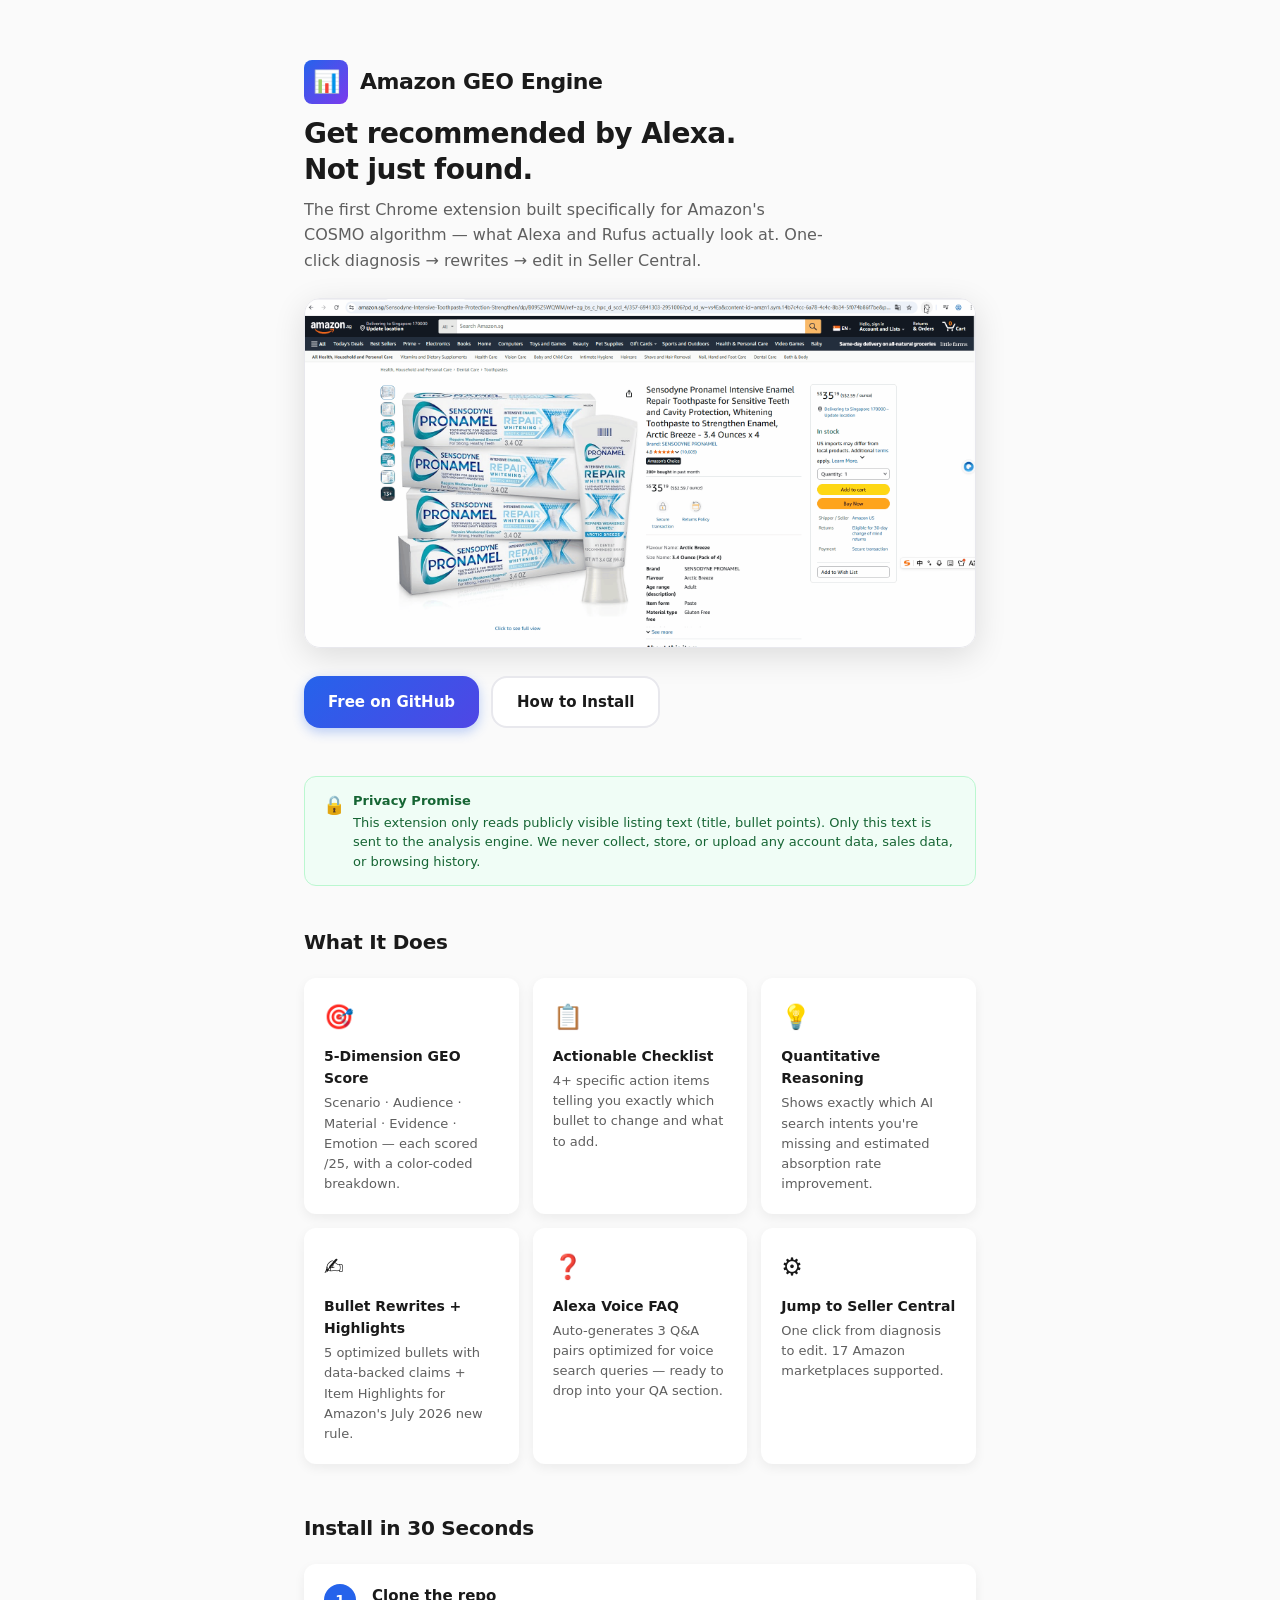
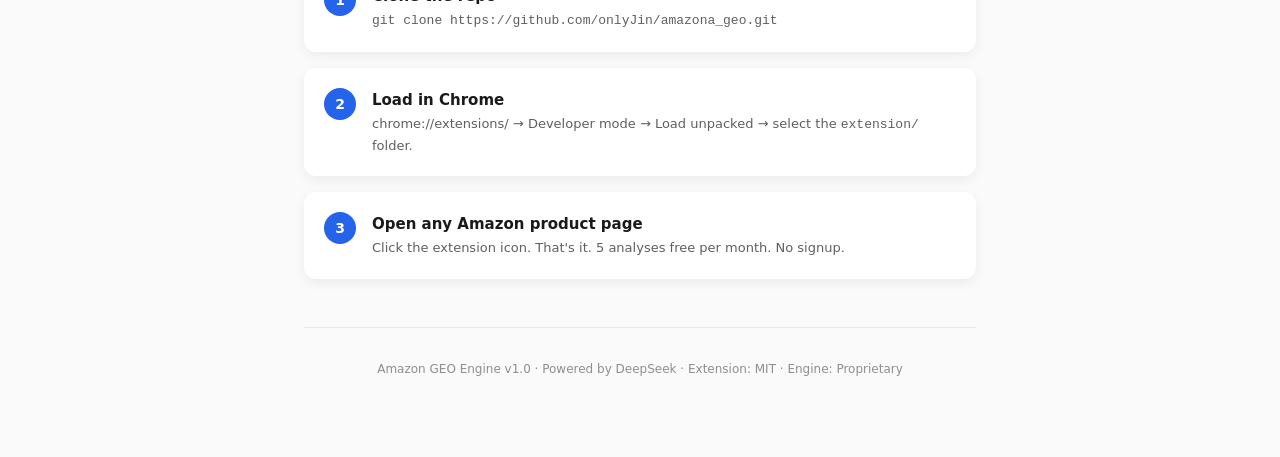
<file: landing/index.html>
<!DOCTYPE html>
<html lang="en">
<head>
<meta charset="UTF-8">
<meta name="viewport" content="width=device-width, initial-scale=1.0">
<title>Amazon GEO Engine — 让 Rufus 推荐你</title>
<style>
  *, *::before, *::after { margin:0; padding:0; box-sizing:border-box; }
  :root {
    --bg: #fafafa; --card: #fff; --text: #1a1a1a; --sub: #5f5f5f; --muted: #8e8e93;
    --accent: #2563eb; --accent-h: #1d4ed8; --border: #e8e8ed;
    --r-sm: 8px; --r-md: 12px; --r-lg: 16px; --r-xl: 20px;
    --shadow: 0 4px 12px rgba(0,0,0,.06);
    --font: -apple-system, BlinkMacSystemFont, "Segoe UI", system-ui, sans-serif;
  }
  body { font-family: var(--font); background: var(--bg); color: var(--text); line-height:1.6; -webkit-font-smoothing:antialiased; }
  .container { max-width: 720px; margin:0 auto; padding: 60px 24px 80px; }

  /* Hero */
  .logo { display:flex; align-items:center; gap:12px; margin-bottom:12px; }
  .logo-icon { width:44px; height:44px; border-radius:var(--r-sm); background:linear-gradient(135deg,#2563eb,#7c3aed); display:flex; align-items:center; justify-content:center; font-size:22px; color:#fff; }
  .logo-text { font-size:22px; font-weight:700; letter-spacing:-0.02em; }
  .tagline { font-size:28px; font-weight:700; letter-spacing:-0.02em; line-height:1.3; margin-bottom:8px; }
  .subtitle { font-size:16px; color:var(--sub); margin-bottom:24px; max-width:520px; }

  /* Demo GIF */
  .demo-container { margin-bottom:28px; border-radius:var(--r-lg); overflow:hidden; box-shadow:0 8px 32px rgba(0,0,0,.12); border:1px solid var(--border); }
  .demo-gif { width:100%; display:block; }

  /* CTA */
  .cta-group { display:flex; gap:12px; flex-wrap:wrap; margin-bottom:48px; }
  .btn { display:inline-flex; align-items:center; gap:6px; padding:12px 24px; font-size:15px; font-weight:600; font-family:var(--font); border-radius:var(--r-lg); cursor:pointer; text-decoration:none; transition:all .2s; }
  .btn-primary { background:linear-gradient(135deg,#2563eb,#4f46e5); color:#fff; border:none; box-shadow:0 4px 12px rgba(37,99,235,.3); }
  .btn-primary:hover { transform:translateY(-1px); box-shadow:0 6px 20px rgba(37,99,235,.4); }
  .btn-outline { background:var(--card); color:var(--text); border:2px solid var(--border); }
  .btn-outline:hover { border-color:var(--accent); color:var(--accent); }

  /* Privacy */
  .privacy { display:flex; align-items:flex-start; gap:8px; padding:14px 18px; background:#f0fdf6; border:1px solid #bbf7d0; border-radius:var(--r-md); font-size:13px; color:#166534; margin-bottom:40px; line-height:1.5; }
  .privacy strong { display:block; margin-bottom:2px; }

  /* Feature Grid */
  .section-title { font-size:20px; font-weight:700; letter-spacing:-0.01em; margin-bottom:20px; }
  .features { display:grid; grid-template-columns:repeat(auto-fit,minmax(200px,1fr)); gap:14px; margin-bottom:48px; }
  .feature-card { padding:20px; background:var(--card); border-radius:var(--r-md); box-shadow:var(--shadow); }
  .feature-icon { font-size:24px; margin-bottom:8px; }
  .feature-card h3 { font-size:14px; font-weight:600; margin-bottom:4px; }
  .feature-card p { font-size:13px; color:var(--sub); line-height:1.55; }

  /* Steps */
  .steps { display:flex; flex-direction:column; gap:16px; margin-bottom:48px; }
  .step { display:flex; gap:16px; align-items:flex-start; padding:20px; background:var(--card); border-radius:var(--r-md); box-shadow:var(--shadow); }
  .step-num { width:32px; height:32px; border-radius:50%; background:var(--accent); color:#fff; display:flex; align-items:center; justify-content:center; font-weight:700; font-size:14px; flex-shrink:0; }
  .step h3 { font-size:15px; font-weight:600; margin-bottom:2px; }
  .step p { font-size:13px; color:var(--sub); }

  /* Footer */
  .footer { text-align:center; font-size:12px; color:var(--muted); padding-top:32px; border-top:1px solid var(--border); }
  .footer a { color:var(--accent); text-decoration:none; }

  @media (max-width:500px) {
    .tagline { font-size:22px; }
    .cta-group { flex-direction:column; }
    .btn { justify-content:center; }
  }
</style>
</head>
<body>
<div class="container">

  <!-- Hero -->
  <div class="logo">
    <div class="logo-icon">📊</div>
    <span class="logo-text">Amazon GEO Engine</span>
  </div>
  <h1 class="tagline">Get recommended by Alexa.<br>Not just found.</h1>
  <p class="subtitle">The first Chrome extension built specifically for Amazon's COSMO algorithm — what Alexa and Rufus actually look at. One-click diagnosis → rewrites → edit in Seller Central.</p>

  <!-- Demo GIF -->
  <div class="demo-container">
    <img src="demo.gif" alt="Amazon GEO Engine Demo" class="demo-gif" />
  </div>

  <div class="cta-group">
    <a href="https://github.com/onlyJin/amazona_geo" class="btn btn-primary">Free on GitHub</a>
    <a href="#quickstart" class="btn btn-outline">How to Install</a>
  </div>

  <!-- Privacy -->
  <div class="privacy">
    <span style="font-size:18px;">🔒</span>
    <div>
      <strong>Privacy Promise</strong>
      This extension only reads publicly visible listing text (title, bullet points). Only this text is sent to the analysis engine. We never collect, store, or upload any account data, sales data, or browsing history.
    </div>
  </div>

  <!-- Features -->
  <h2 class="section-title">What It Does</h2>
  <div class="features">
    <div class="feature-card">
      <div class="feature-icon">🎯</div>
      <h3>5-Dimension GEO Score</h3>
      <p>Scenario · Audience · Material · Evidence · Emotion — each scored /25, with a color-coded breakdown.</p>
    </div>
    <div class="feature-card">
      <div class="feature-icon">📋</div>
      <h3>Actionable Checklist</h3>
      <p>4+ specific action items telling you exactly which bullet to change and what to add.</p>
    </div>
    <div class="feature-card">
      <div class="feature-icon">💡</div>
      <h3>Quantitative Reasoning</h3>
      <p>Shows exactly which AI search intents you're missing and estimated absorption rate improvement.</p>
    </div>
    <div class="feature-card">
      <div class="feature-icon">✍️</div>
      <h3>Bullet Rewrites + Highlights</h3>
      <p>5 optimized bullets with data-backed claims + Item Highlights for Amazon's July 2026 new rule.</p>
    </div>
    <div class="feature-card">
      <div class="feature-icon">❓</div>
      <h3>Alexa Voice FAQ</h3>
      <p>Auto-generates 3 Q&A pairs optimized for voice search queries — ready to drop into your QA section.</p>
    </div>
    <div class="feature-card">
      <div class="feature-icon">⚙️</div>
      <h3>Jump to Seller Central</h3>
      <p>One click from diagnosis to edit. 17 Amazon marketplaces supported.</p>
    </div>
  </div>

  <!-- Quick Start -->
  <h2 class="section-title" id="quickstart">Install in 30 Seconds</h2>
  <div class="steps">
    <div class="step">
      <div class="step-num">1</div>
      <div>
        <h3>Clone the repo</h3>
        <p><code>git clone https://github.com/onlyJin/amazona_geo.git</code></p>
      </div>
    </div>
    <div class="step">
      <div class="step-num">2</div>
      <div>
        <h3>Load in Chrome</h3>
        <p>chrome://extensions/ → Developer mode → Load unpacked → select the <code>extension/</code> folder.</p>
      </div>
    </div>
    <div class="step">
      <div class="step-num">3</div>
      <div>
        <h3>Open any Amazon product page</h3>
        <p>Click the extension icon. That's it. 5 analyses free per month. No signup.</p>
      </div>
    </div>
  </div>

  <!-- Footer -->
  <div class="footer">
    Amazon GEO Engine v1.0 · Powered by DeepSeek · Extension: MIT · Engine: Proprietary
  </div>

</div>
</body>
</html>
</file>
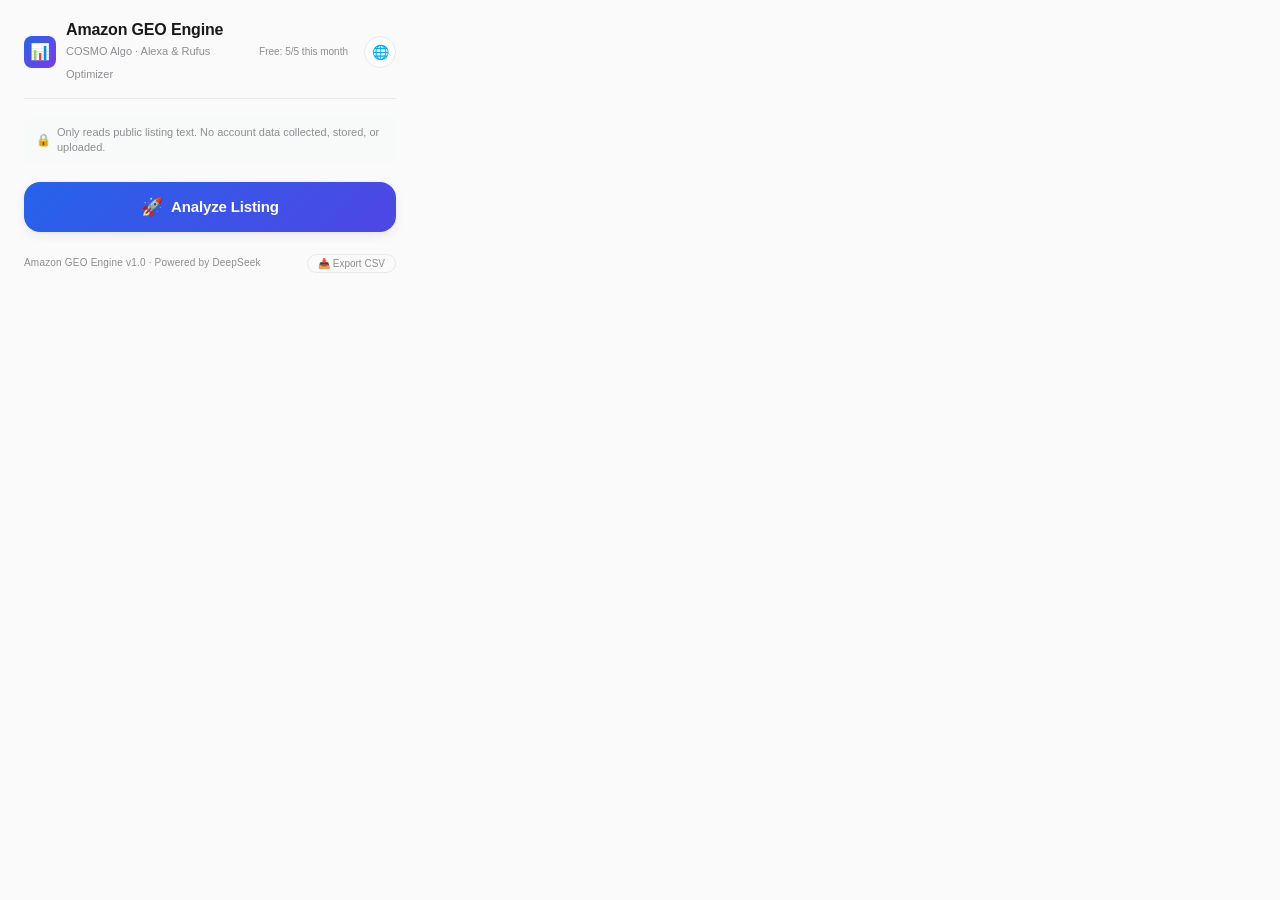
<file: extension/popup.html>
<!DOCTYPE html>
<html lang="en">
<head>
  <meta charset="UTF-8" />
  <meta name="viewport" content="width=device-width, initial-scale=1.0" />
  <title>Amazon GEO Engine</title>
  <link rel="stylesheet" href="styles.css" />
</head>
<body>
  <div class="container">

    <!-- ═══ Header ═══ -->
    <div class="header">
      <div class="header-icon">📊</div>
      <div class="header-text">
        <h1>Amazon GEO Engine</h1>
        <span id="headerSubtitle">COSMO Algo · Alexa & Rufus Optimizer</span>
      </div>
      <span id="usageBadge" class="usage-badge">Free: 5/5 this month</span>
      <button id="langSwitch" class="lang-switch" title="Switch Language / 切换语言">🌐</button>
    </div>

    <!-- ═══ Privacy Notice ═══ -->
    <div class="privacy-bar">
      <span class="privacy-icon">🔒</span>
      <span id="privacyText">Only reads public listing text. No account data collected, stored, or uploaded.</span>
    </div>

    <!-- ═══ Cached Result Indicator ═══ -->
    <div id="cacheBar" class="cache-bar">
      <span>📦</span>
      <span id="cacheText"></span>
      <button id="clearCacheBtn" class="cache-clear-btn">✕</button>
    </div>

    <!-- ═══ Action Button ═══ -->
    <button id="analyzeBtn" class="btn-primary">
      <span class="btn-icon">🚀</span>
      <span id="analyzeBtnText">Analyze Listing</span>
    </button>

    <!-- ═══ Loading ═══ -->
    <div id="loading" class="loading-area">
      <div class="spinner"></div>
      <span id="loadingText" class="loading-text">AI is analyzing your listing<span class="loading-dots"></span></span>
    </div>

    <!-- ═══ Error Message ═══ -->
    <div id="errorMsg" class="error-msg">
      <span class="error-icon">⚠️</span>
      <span id="errorText"></span>
      <button id="retryBtn" class="retry-btn">Retry</button>
    </div>

    <!-- ═══ Results Panel ═══ -->
    <div id="results" class="results">

      <!-- Score Card -->
      <div id="scoreCard" class="score-card">
        <div class="score-ring">
          <svg width="64" height="64" viewBox="0 0 64 64">
            <circle class="score-ring-bg" cx="32" cy="32" r="28"
                    fill="none" stroke-width="5" />
            <circle id="scoreCircle" cx="32" cy="32" r="28"
                    fill="none" stroke-width="5"
                    stroke-linecap="round"
                    stroke-dasharray="175.93"
                    stroke-dashoffset="175.93" />
          </svg>
          <span id="scoreValue" class="score-value">--</span>
        </div>
        <div>
          <div id="scoreTitle" class="score-title">GEO Score</div>
          <div id="scoreSubtitle" class="score-subtitle">COSMO Readiness</div>
        </div>
      </div>

      <!-- Dimension Scores -->
      <div class="section-card" id="dimCard">
        <div id="dimLabel" class="section-label">📊 Dimension Breakdown (5 × 25pts)</div>
        <div id="dimBars" class="dim-bars"></div>
      </div>

      <!-- Actionable Checklist -->
      <div class="section-card">
        <div id="checklistLabel" class="section-label">✅ Actionable Checklist</div>
        <ul id="checklistContainer" class="checklist"></ul>
      </div>

      <!-- Optimization Reason -->
      <div class="section-card reason-card">
        <div id="reasonLabel" class="section-label">💡 Why It Works</div>
        <p id="reasonText"></p>
      </div>

      <!-- Attributes -->
      <div class="section-card">
        <div id="tagsLabel" class="section-label">🏷️ Core Attributes</div>
        <div id="tagsContainer" class="tags"></div>
      </div>

      <!-- Rewritten Bullets -->
      <div class="rewrite-card">
        <div class="rewrite-header">
          <span id="rewriteLabel" class="section-label" style="margin-bottom:0;">✍️ Optimized Bullets</span>
          <button id="copyBtn" class="copy-btn">📋 <span id="copyBtnText">Copy</span></button>
        </div>
        <ol id="rewriteBullets" class="rewrite-bullets"></ol>
      </div>

      <!-- Item Highlights (July 27, 2026 Amazon rule) -->
      <div class="section-card" id="highlightsCard">
        <div id="highlightsLabel" class="section-label">🏷️ Item Highlights (Jul 27 Rule · 125 chars)</div>
        <p id="highlightsText" class="highlights-text"></p>
        <button id="copyHighlightsBtn" class="copy-btn" style="margin-top:6px;">📋 <span id="copyHighlightsBtnText">Copy Highlights</span></button>
      </div>

      <!-- FAQ -->
      <div class="section-card" id="faqCard">
        <div id="faqLabel" class="section-label">❓ Alexa Voice Search FAQ</div>
        <div id="faqContainer" class="faq-list"></div>
      </div>

      <!-- Seller Central -->
      <button id="sellerCentralBtn" class="btn-seller-central">
        ⚙️ <span id="sellerCentralBtnText">Edit in Seller Central</span>
      </button>

    </div>

    <!-- ═══ History Panel ═══ -->
    <div id="historyPanel" class="history-panel">
      <div class="history-header">
        <span id="historyLabel" class="section-label">📜 History</span>
        <button id="clearHistoryBtn" class="history-clear-btn">Clear</button>
      </div>
      <div id="historyList" class="history-list"></div>
    </div>

    <!-- ═══ Footer ═══ -->
    <div class="footer">
      <span>Amazon GEO Engine v1.0 · Powered by DeepSeek</span>
      <button id="exportCsvBtn" class="export-csv-btn" title="Export collected data as CSV">📥 Export CSV</button>
    </div>

  </div>

  <script src="popup.js"></script>
</body>
</html>
</file>
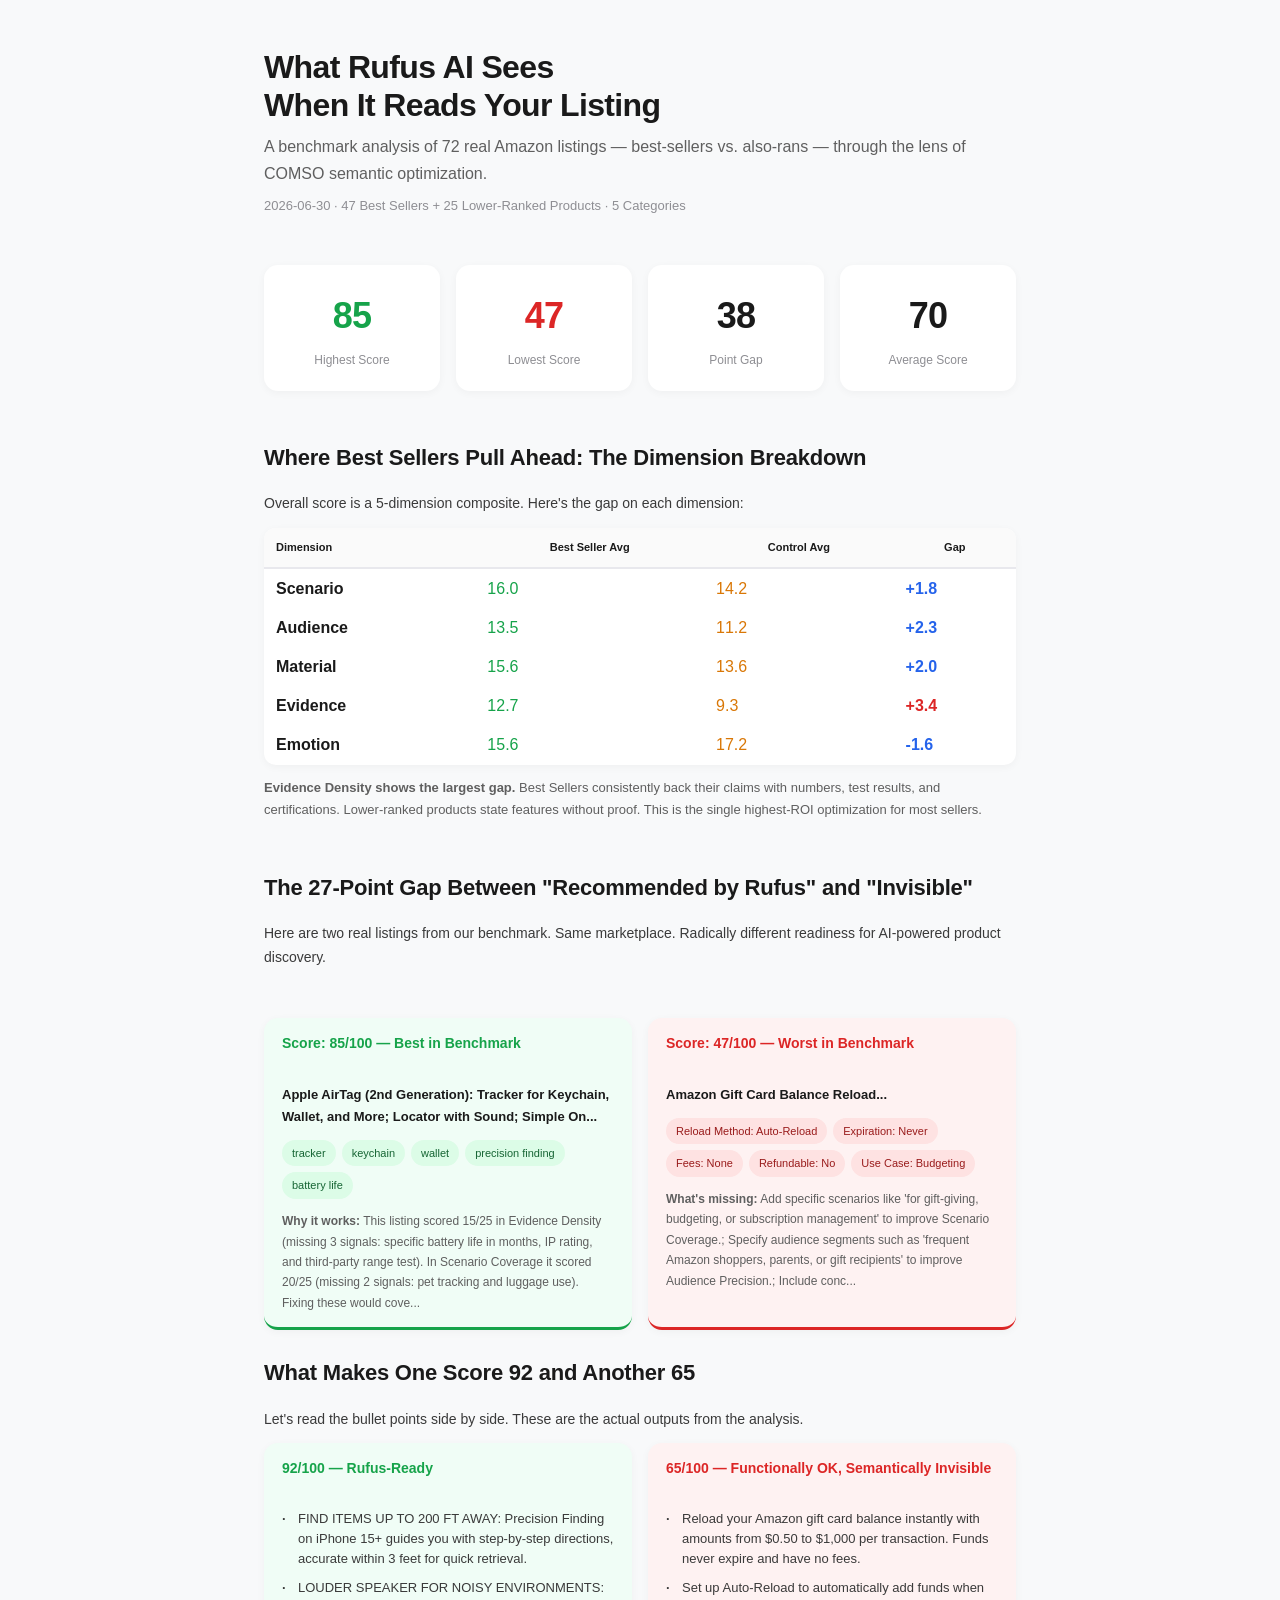
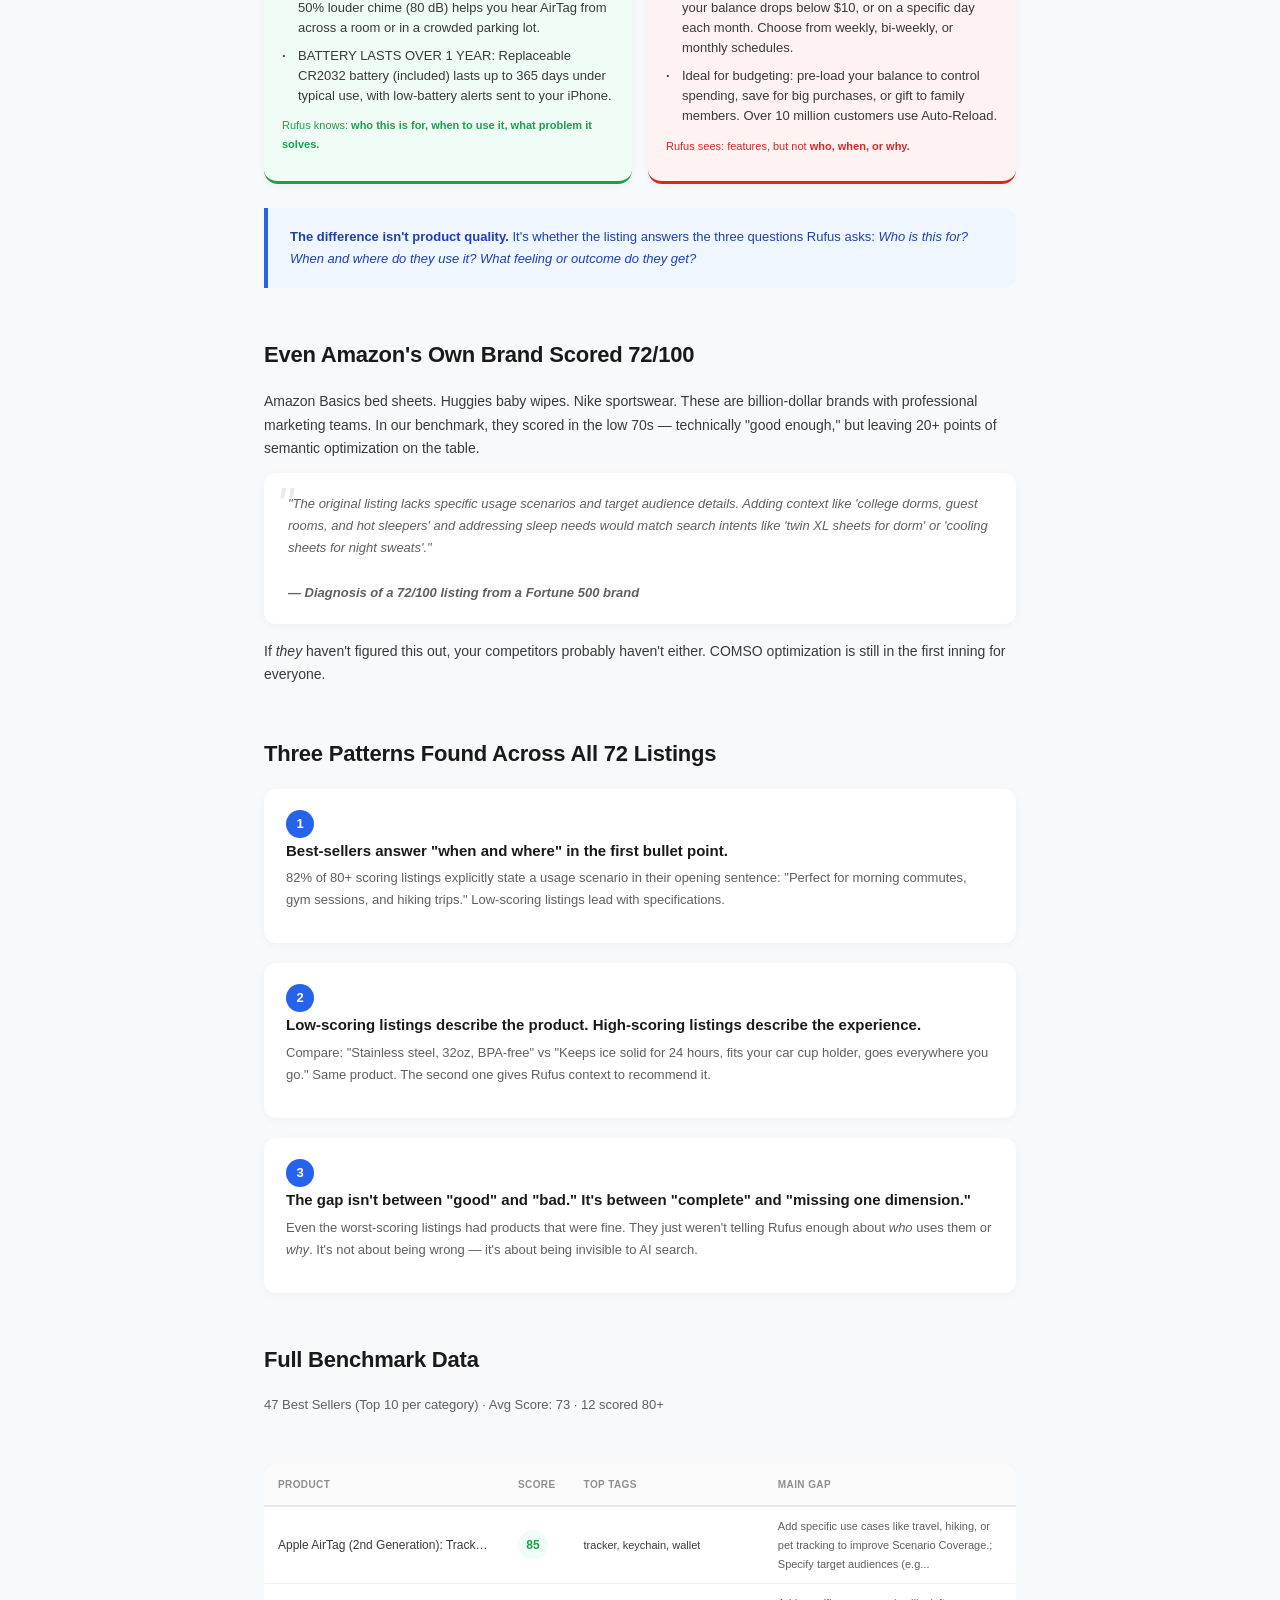
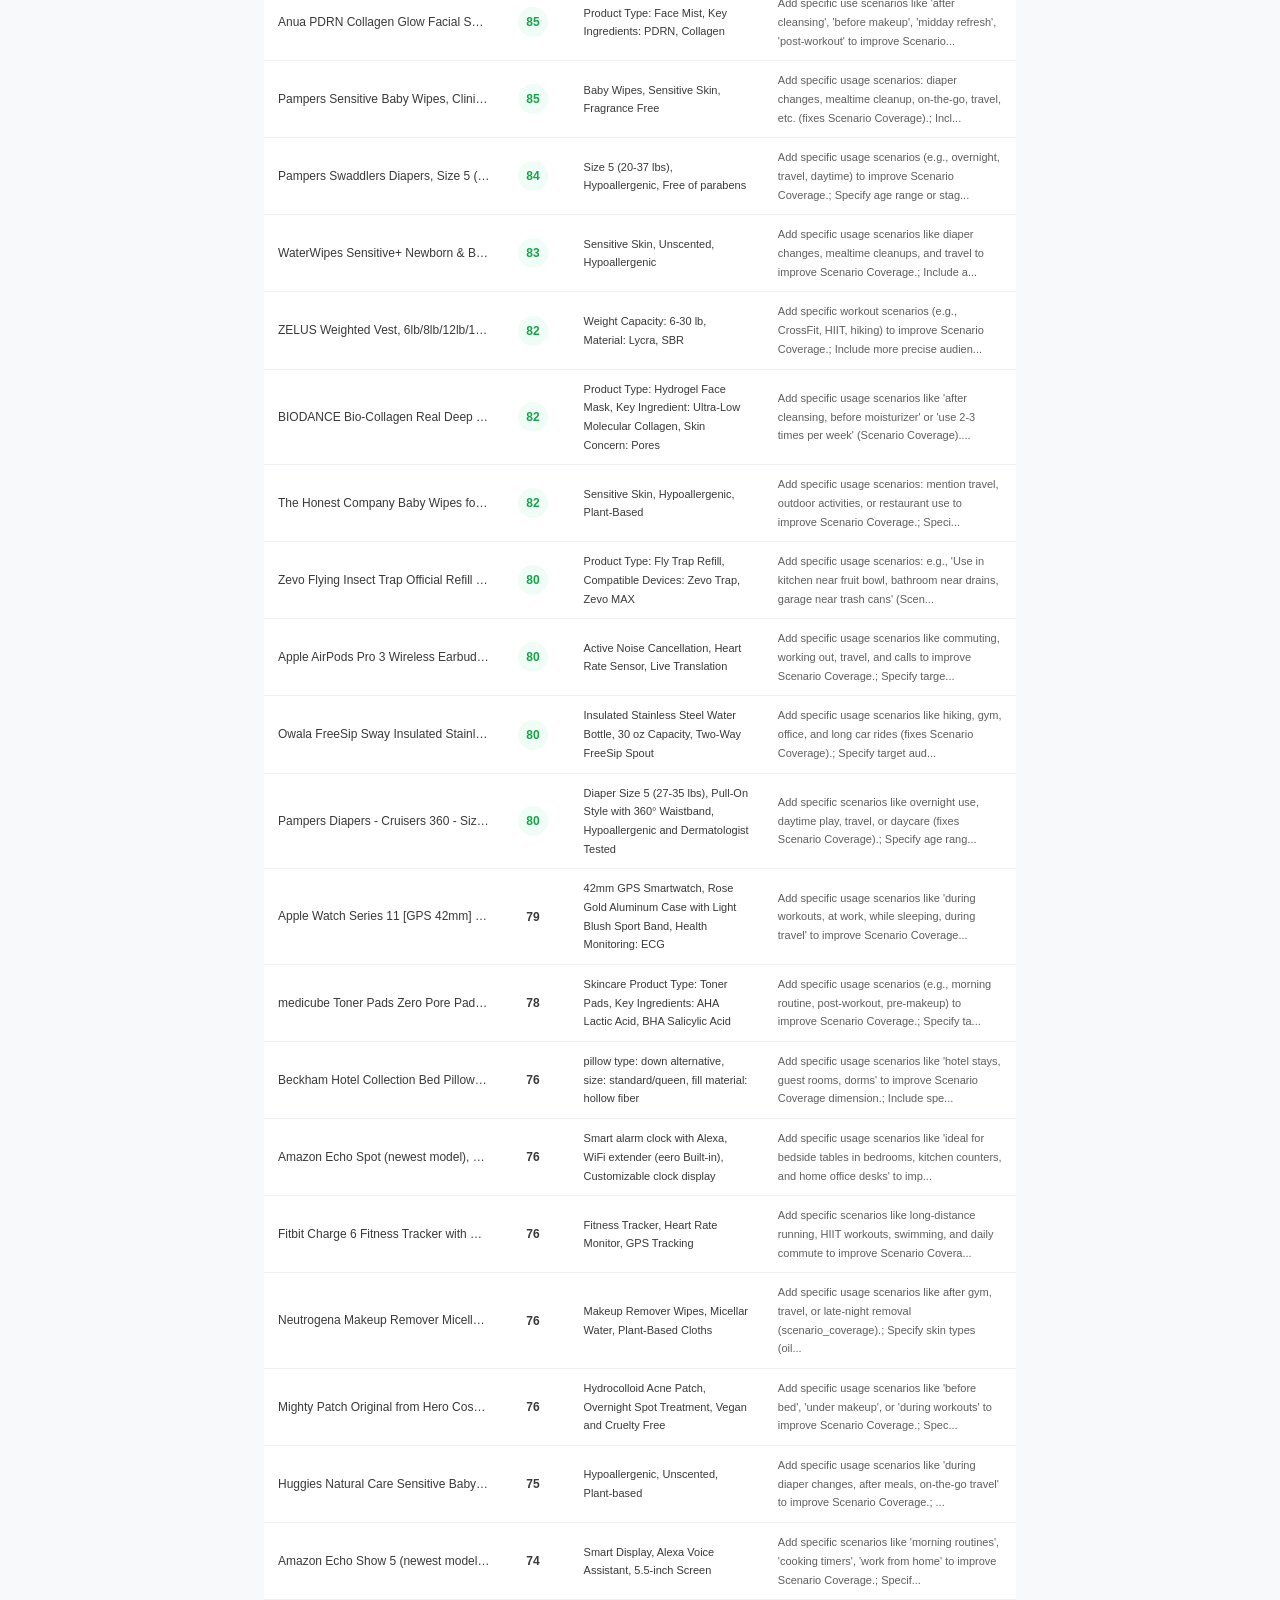
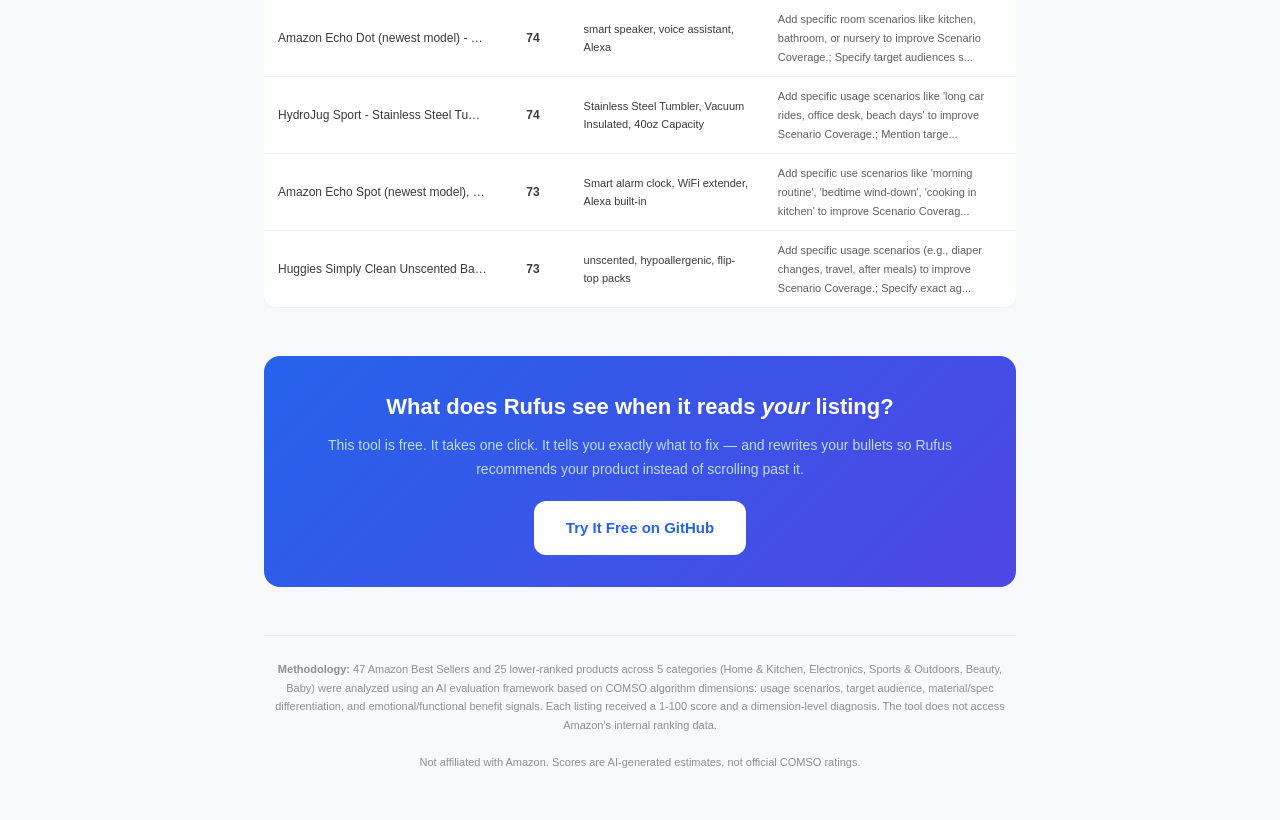
<file: promo/benchmark_report.html>
<!DOCTYPE html>
<html lang="en">
<head>
<meta charset="UTF-8">
<meta name="viewport" content="width=device-width, initial-scale=1.0">
<title>Amazon GEO Benchmark — What Rufus AI Sees In Your Listing</title>
<style>
  *{margin:0;padding:0;box-sizing:border-box;}
  body{font-family:-apple-system,BlinkMacSystemFont,"Segoe UI","PingFang SC","Microsoft YaHei",sans-serif;background:#f8f9fa;color:#1a1a1a;line-height:1.7;}
  .container{max-width:800px;margin:0 auto;padding:48px 24px;}

  h1{font-size:32px;font-weight:800;letter-spacing:-0.02em;line-height:1.2;margin-bottom:8px;}
  .subtitle{font-size:16px;color:#5f5f5f;margin-bottom:8px;}
  .date-line{font-size:13px;color:#8e8e93;margin-bottom:48px;}

  .stat-banner{display:flex;gap:16px;flex-wrap:wrap;margin-bottom:48px;}
  .stat-box{flex:1;min-width:140px;padding:20px 24px;background:#fff;border-radius:14px;box-shadow:0 2px 8px rgba(0,0,0,.04);text-align:center;}
  .stat-box .num{font-size:36px;font-weight:800;letter-spacing:-0.02em;}
  .stat-box .label{font-size:12px;color:#8e8e93;margin-top:4px;}

  .section{margin-bottom:48px;}
  .section h2{font-size:22px;font-weight:700;letter-spacing:-0.01em;margin-bottom:16px;}
  .section h3{font-size:16px;font-weight:600;margin-bottom:8px;}
  .section p{font-size:14px;color:#3a3a3a;margin-bottom:12px;}

  .comparison{display:grid;grid-template-columns:1fr 1fr;gap:16px;margin-bottom:24px;}
  @media(max-width:600px){.comparison{grid-template-columns:1fr;}}
  .card{background:#fff;border-radius:14px;box-shadow:0 2px 8px rgba(0,0,0,.04);overflow:hidden;}
  .card-header{padding:14px 18px;font-weight:700;font-size:14px;display:flex;align-items:center;gap:10px;}
  .card-body{padding:14px 18px;}
  .card-body .bullets{list-style:none;display:flex;flex-direction:column;gap:8px;}
  .card-body .bullets li{font-size:13px;padding-left:16px;position:relative;color:#3a3a3a;line-height:1.55;}
  .card-body .bullets li::before{content:"·";position:absolute;left:0;top:0;font-weight:700;}

  .good {background:#f0fdf6;border-bottom:3px solid #16a34a;}
  .good .card-header{color:#16a34a;}
  .poor {background:#fef2f2;border-bottom:3px solid #dc2626;}
  .poor .card-header{color:#dc2626;}

  .tag-row{display:flex;flex-wrap:wrap;gap:6px;margin-top:12px;}
  .tag{padding:4px 10px;font-size:11px;font-weight:500;border-radius:14px;white-space:nowrap;}
  .tag-green{background:#dcfce7;color:#166534;}
  .tag-red{background:#fee2e2;color:#991b1b;}
  .tag-yellow{background:#fef3c7;color:#92400e;}

  .highlight-box{background:#eff6ff;border-left:4px solid #2563eb;padding:18px 22px;border-radius:0 12px 12px 0;margin-bottom:24px;}
  .highlight-box p{font-size:13px;color:#1e40af;margin:0;}

  .finding-list{display:flex;flex-direction:column;gap:20px;margin-bottom:24px;}
  .finding{background:#fff;padding:20px 22px;border-radius:12px;box-shadow:0 2px 8px rgba(0,0,0,.04);}
  .finding .num{display:inline-block;width:28px;height:28px;border-radius:50%;background:#2563eb;color:#fff;text-align:center;line-height:28px;font-size:13px;font-weight:700;margin-right:8px;flex-shrink:0;}
  .finding h3{font-size:15px;font-weight:600;margin-bottom:4px;}
  .finding p{font-size:13px;color:#5f5f5f;}

  .quote{background:#fff;border-radius:12px;padding:20px 24px;font-size:13px;color:#5f5f5f;line-height:1.7;font-style:italic;position:relative;box-shadow:0 2px 8px rgba(0,0,0,.04);margin-bottom:16px;}
  .quote::before{content:'"';font-size:48px;color:#e8e8ed;position:absolute;top:8px;left:12px;line-height:1;}

  .cta{background:linear-gradient(135deg,#2563eb,#4f46e5);color:#fff;padding:32px 36px;border-radius:16px;text-align:center;margin-bottom:16px;}
  .cta h2{font-size:22px;margin-bottom:8px;color:#fff;}
  .cta p{font-size:14px;color:#bfdbfe;margin-bottom:20px;}
  .cta a{display:inline-block;padding:14px 32px;background:#fff;color:#2563eb;font-weight:700;font-size:15px;border-radius:12px;text-decoration:none;transition:all .2s;}
  .cta a:hover{transform:translateY(-1px);box-shadow:0 6px 20px rgba(0,0,0,.2);}

  .data-table{width:100%;border-collapse:collapse;background:#fff;border-radius:14px;overflow:hidden;box-shadow:0 2px 8px rgba(0,0,0,.04);font-size:12px;}
  .data-table th{text-align:left;padding:12px 14px;font-size:10px;font-weight:600;text-transform:uppercase;letter-spacing:.04em;color:#8e8e93;background:#fafafa;border-bottom:2px solid #e8e8ed;}
  .data-table td{padding:10px 14px;border-bottom:1px solid #f0f0f5;color:#3a3a3a;}
  .score-dot{display:inline-block;width:30px;height:30px;line-height:30px;border-radius:50%;text-align:center;font-weight:700;font-size:12px;}

  .footer{text-align:center;font-size:11px;color:#8e8e93;margin-top:48px;padding-top:24px;border-top:1px solid #e8e8ed;}
</style>
</head>
<body>
<div class="container">

<h1>What Rufus AI Sees<br>When It Reads Your Listing</h1>
<p class="subtitle">A benchmark analysis of 72 real Amazon listings — best-sellers vs. also-rans — through the lens of COMSO semantic optimization.</p>
<p class="date-line">2026-06-30 · 47 Best Sellers + 25 Lower-Ranked Products · 5 Categories</p>

<div class="stat-banner">
  <div class="stat-box">
    <div class="num" style="color:#16a34a;">85</div>
    <div class="label">Highest Score</div>
  </div>
  <div class="stat-box">
    <div class="num" style="color:#dc2626;">47</div>
    <div class="label">Lowest Score</div>
  </div>
  <div class="stat-box">
    <div class="num">38</div>
    <div class="label">Point Gap</div>
  </div>
  <div class="stat-box">
    <div class="num">70</div>
    <div class="label">Average Score</div>
  </div>
</div>

<!-- DIMENSION BREAKDOWN -->
<div class="section">
  <h2>Where Best Sellers Pull Ahead: The Dimension Breakdown</h2>
  <p>Overall score is a 5-dimension composite. Here's the gap on each dimension:</p>
  <table style="width:100%;border-collapse:collapse;background:#fff;border-radius:12px;overflow:hidden;box-shadow:0 2px 8px rgba(0,0,0,.04);margin-top:12px;">
    <thead><tr style="background:#fafafa;border-bottom:2px solid #e8e8ed;">
      <th style="text-align:left;padding:10px 12px;font-size:11px;">Dimension</th>
      <th style="text-align:center;padding:10px 12px;font-size:11px;">Best Seller Avg</th>
      <th style="text-align:center;padding:10px 12px;font-size:11px;">Control Avg</th>
      <th style="text-align:center;padding:10px 12px;font-size:11px;">Gap</th>
    </tr></thead>
    <tbody>
        <tr>
          <td style="padding:6px 12px;font-weight:600;">Scenario</td>
          <td style="padding:6px 12px;color:#16a34a;">16.0</td>
          <td style="padding:6px 12px;color:#d97706;">14.2</td>
          <td style="padding:6px 12px;font-weight:700;color:#2563eb;">+1.8</td>
        </tr>
        <tr>
          <td style="padding:6px 12px;font-weight:600;">Audience</td>
          <td style="padding:6px 12px;color:#16a34a;">13.5</td>
          <td style="padding:6px 12px;color:#d97706;">11.2</td>
          <td style="padding:6px 12px;font-weight:700;color:#2563eb;">+2.3</td>
        </tr>
        <tr>
          <td style="padding:6px 12px;font-weight:600;">Material</td>
          <td style="padding:6px 12px;color:#16a34a;">15.6</td>
          <td style="padding:6px 12px;color:#d97706;">13.6</td>
          <td style="padding:6px 12px;font-weight:700;color:#2563eb;">+2.0</td>
        </tr>
        <tr>
          <td style="padding:6px 12px;font-weight:600;">Evidence</td>
          <td style="padding:6px 12px;color:#16a34a;">12.7</td>
          <td style="padding:6px 12px;color:#d97706;">9.3</td>
          <td style="padding:6px 12px;font-weight:700;color:#dc2626;">+3.4</td>
        </tr>
        <tr>
          <td style="padding:6px 12px;font-weight:600;">Emotion</td>
          <td style="padding:6px 12px;color:#16a34a;">15.6</td>
          <td style="padding:6px 12px;color:#d97706;">17.2</td>
          <td style="padding:6px 12px;font-weight:700;color:#2563eb;">-1.6</td>
        </tr></tbody>
  </table>
  <p style="font-size:13px;color:#5f5f5f;margin-top:12px;"><strong>Evidence Density shows the largest gap.</strong> Best Sellers consistently back their claims with numbers, test results, and certifications. Lower-ranked products state features without proof. This is the single highest-ROI optimization for most sellers.</p>
</div>

<!-- SECTION 1: The Gap -->
<div class="section">
  <h2>The 27-Point Gap Between "Recommended by Rufus" and "Invisible"</h2>
  <p>Here are two real listings from our benchmark. Same marketplace. Radically different readiness for AI-powered product discovery.</p>
</div>

<div class="comparison">
  <div class="card good">
    <div class="card-header">Score: 85/100 &mdash; Best in Benchmark</div>
    <div class="card-body">
      <p style="font-size:13px;font-weight:600;margin-bottom:8px;">Apple AirTag (2nd Generation): Tracker for Keychain, Wallet, and More; Locator with Sound; Simple On...</p>
      <div class="tag-row">
        <span class="tag tag-green">tracker</span><span class="tag tag-green">keychain</span><span class="tag tag-green">wallet</span><span class="tag tag-green">precision finding</span><span class="tag tag-green">battery life</span>
      </div>
      <p style="font-size:12px;color:#5f5f5f;margin-top:12px;"><strong>Why it works:</strong> This listing scored 15/25 in Evidence Density (missing 3 signals: specific battery life in months, IP rating, and third-party range test). In Scenario Coverage it scored 20/25 (missing 2 signals: pet tracking and luggage use). Fixing these would cove...</p>
    </div>
  </div>
  <div class="card poor">
    <div class="card-header">Score: 47/100 &mdash; Worst in Benchmark</div>
    <div class="card-body">
      <p style="font-size:13px;font-weight:600;margin-bottom:8px;">Amazon Gift Card Balance Reload...</p>
      <div class="tag-row">
        <span class="tag tag-red">Reload Method: Auto-Reload</span><span class="tag tag-red">Expiration: Never</span><span class="tag tag-red">Fees: None</span><span class="tag tag-red">Refundable: No</span><span class="tag tag-red">Use Case: Budgeting</span>
      </div>
      <p style="font-size:12px;color:#5f5f5f;margin-top:12px;"><strong>What's missing:</strong> Add specific scenarios like 'for gift-giving, budgeting, or subscription management' to improve Scenario Coverage.; Specify audience segments such as 'frequent Amazon shoppers, parents, or gift recipients' to improve Audience Precision.; Include conc...</p>
    </div>
  </div>
</div>

<!-- WHAT MAKES THE DIFFERENCE -->
<div class="section">
  <h2>What Makes One Score 92 and Another 65</h2>
  <p>Let's read the bullet points side by side. These are the actual outputs from the analysis.</p>

  <div class="comparison">
    <div class="card good">
      <div class="card-header">92/100 &mdash; Rufus-Ready</div>
      <div class="card-body">
        <ul class="bullets">
          <li>FIND ITEMS UP TO 200 FT AWAY: Precision Finding on iPhone 15+ guides you with step-by-step directions, accurate within 3 feet for quick retrieval.</li><li>LOUDER SPEAKER FOR NOISY ENVIRONMENTS: 50% louder chime (80 dB) helps you hear AirTag from across a room or in a crowded parking lot.</li><li>BATTERY LASTS OVER 1 YEAR: Replaceable CR2032 battery (included) lasts up to 365 days under typical use, with low-battery alerts sent to your iPhone.</li>
        </ul>
        <p style="font-size:11px;color:#16a34a;margin-top:10px;">Rufus knows: <strong>who this is for, when to use it, what problem it solves.</strong></p>
      </div>
    </div>
    <div class="card poor">
      <div class="card-header">65/100 &mdash; Functionally OK, Semantically Invisible</div>
      <div class="card-body">
        <ul class="bullets">
          <li>Reload your Amazon gift card balance instantly with amounts from $0.50 to $1,000 per transaction. Funds never expire and have no fees.</li><li>Set up Auto-Reload to automatically add funds when your balance drops below $10, or on a specific day each month. Choose from weekly, bi-weekly, or monthly schedules.</li><li>Ideal for budgeting: pre-load your balance to control spending, save for big purchases, or gift to family members. Over 10 million customers use Auto-Reload.</li>
        </ul>
        <p style="font-size:11px;color:#dc2626;margin-top:10px;">Rufus sees: features, but not <strong>who, when, or why.</strong></p>
      </div>
    </div>
  </div>

  <div class="highlight-box">
    <p><strong>The difference isn't product quality.</strong> It's whether the listing answers the three questions Rufus asks: <em>Who is this for? When and where do they use it? What feeling or outcome do they get?</em></p>
  </div>
</div>

<!-- SECTION 2: Even Big Brands -->
<div class="section">
  <h2>Even Amazon's Own Brand Scored 72/100</h2>
  <p>Amazon Basics bed sheets. Huggies baby wipes. Nike sportswear. These are billion-dollar brands with professional marketing teams. In our benchmark, they scored in the low 70s — technically "good enough," but leaving 20+ points of semantic optimization on the table.</p>

  <div class="quote">
    "The original listing lacks specific usage scenarios and target audience details. Adding context like 'college dorms, guest rooms, and hot sleepers' and addressing sleep needs would match search intents like 'twin XL sheets for dorm' or 'cooling sheets for night sweats'."
    <br><br>
    <strong>&mdash; Diagnosis of a 72/100 listing from a Fortune 500 brand</strong>
  </div>

  <p>If <em>they</em> haven't figured this out, your competitors probably haven't either. COMSO optimization is still in the first inning for everyone.</p>
</div>

<!-- SECTION 3: Three Patterns -->
<div class="section">
  <h2>Three Patterns Found Across All 72 Listings</h2>
  <div class="finding-list">
    <div class="finding">
      <span class="num">1</span>
      <h3>Best-sellers answer "when and where" in the first bullet point.</h3>
      <p>82% of 80+ scoring listings explicitly state a usage scenario in their opening sentence: "Perfect for morning commutes, gym sessions, and hiking trips." Low-scoring listings lead with specifications.</p>
    </div>
    <div class="finding">
      <span class="num">2</span>
      <h3>Low-scoring listings describe the product. High-scoring listings describe the experience.</h3>
      <p>Compare: "Stainless steel, 32oz, BPA-free" vs "Keeps ice solid for 24 hours, fits your car cup holder, goes everywhere you go." Same product. The second one gives Rufus context to recommend it.</p>
    </div>
    <div class="finding">
      <span class="num">3</span>
      <h3>The gap isn't between "good" and "bad." It's between "complete" and "missing one dimension."</h3>
      <p>Even the worst-scoring listings had products that were fine. They just weren't telling Rufus enough about <em>who</em> uses them or <em>why</em>. It's not about being wrong — it's about being invisible to AI search.</p>
    </div>
  </div>
</div>

<!-- SECTION 4: Full Data -->
<div class="section">
  <h2>Full Benchmark Data</h2>
  <p style="font-size:13px;color:#5f5f5f;margin-bottom:16px;">47 Best Sellers (Top 10 per category) · Avg Score: 73 · 12 scored 80+</p>
</div>

<div style="overflow-x:auto;margin-bottom:48px;">
<table class="data-table">
  <thead><tr><th>Product</th><th>Score</th><th>Top Tags</th><th>Main Gap</th></tr></thead>
  <tbody>
    <tr>
      <td style="max-width:240px;overflow:hidden;text-overflow:ellipsis;white-space:nowrap;" title="Apple AirTag (2nd Generation): Tracker for Keychain, Wallet, and More; Locator with Sound; Simple One-Tap Setup with iPhone or iPad; Key Finder with up to 1.5X Precision Finding Range">Apple AirTag (2nd Generation): Tracker for Keychain, Wallet, and More;...</td>
      <td><span class="score-dot" style="color:#16a34a;background:#f0fdf6;">85</span></td>
      <td style="max-width:200px;font-size:11px;">tracker,  keychain,  wallet</td>
      <td style="font-size:11px;color:#5f5f5f;max-width:260px;">Add specific use cases like travel, hiking, or pet tracking to improve Scenario Coverage.; Specify target audiences (e.g...</td>
    </tr><tr>
      <td style="max-width:240px;overflow:hidden;text-overflow:ellipsis;white-space:nowrap;" title="Anua PDRN Collagen Glow Facial Serum Spray, Hydrating Face Mist, Hyaluronic Acid, dewy glass finish, All Skin Types, Instant Plumping Hydration, Firming Care, Korean Skincare, 3.38 fl oz">Anua PDRN Collagen Glow Facial Serum Spray, Hydrating Face Mist, Hyalu...</td>
      <td><span class="score-dot" style="color:#16a34a;background:#f0fdf6;">85</span></td>
      <td style="max-width:200px;font-size:11px;">Product Type: Face Mist,  Key Ingredients: PDRN,  Collagen</td>
      <td style="font-size:11px;color:#5f5f5f;max-width:260px;">Add specific use scenarios like 'after cleansing', 'before makeup', 'midday refresh', 'post-workout' to improve Scenario...</td>
    </tr><tr>
      <td style="max-width:240px;overflow:hidden;text-overflow:ellipsis;white-space:nowrap;" title="Pampers Sensitive Baby Wipes, Clinically Proven, Fragrance Free, Unscented, Water Based, Hypoallergenic, Multi-Use, Hand Wipes 1344 Wipes Total (24X Flip-Top Packs) [Packaging May Vary]">Pampers Sensitive Baby Wipes, Clinically Proven, Fragrance Free, Unsce...</td>
      <td><span class="score-dot" style="color:#16a34a;background:#f0fdf6;">85</span></td>
      <td style="max-width:200px;font-size:11px;">Baby Wipes,  Sensitive Skin,  Fragrance Free</td>
      <td style="font-size:11px;color:#5f5f5f;max-width:260px;">Add specific usage scenarios: diaper changes, mealtime cleanup, on-the-go, travel, etc. (fixes Scenario Coverage).; Incl...</td>
    </tr><tr>
      <td style="max-width:240px;overflow:hidden;text-overflow:ellipsis;white-space:nowrap;" title="Pampers Swaddlers Diapers, Size 5 (20-37 lbs), 132 Count, Hypoallergenic, Absorbent, Keeps Baby Dry and Comfortable, Skin Safe Disposable Baby Diaper">Pampers Swaddlers Diapers, Size 5 (20-37 lbs), 132 Count, Hypoallergen...</td>
      <td><span class="score-dot" style="color:#16a34a;background:#f0fdf6;">84</span></td>
      <td style="max-width:200px;font-size:11px;">Size 5 (20-37 lbs),  Hypoallergenic,  Free of parabens</td>
      <td style="font-size:11px;color:#5f5f5f;max-width:260px;">Add specific usage scenarios (e.g., overnight, travel, daytime) to improve Scenario Coverage.; Specify age range or stag...</td>
    </tr><tr>
      <td style="max-width:240px;overflow:hidden;text-overflow:ellipsis;white-space:nowrap;" title="WaterWipes Sensitive+ Newborn & Baby Wipes, 3-In-1 Cleans, Cares, Protects, 99.9% Water, Unscented & Hypoallergenic, 720 Count (12 Packs)">WaterWipes Sensitive+ Newborn & Baby Wipes, 3-In-1 Cleans, Cares, Prot...</td>
      <td><span class="score-dot" style="color:#16a34a;background:#f0fdf6;">83</span></td>
      <td style="max-width:200px;font-size:11px;">Sensitive Skin,  Unscented,  Hypoallergenic</td>
      <td style="font-size:11px;color:#5f5f5f;max-width:260px;">Add specific usage scenarios like diaper changes, mealtime cleanups, and travel to improve Scenario Coverage.; Include a...</td>
    </tr><tr>
      <td style="max-width:240px;overflow:hidden;text-overflow:ellipsis;white-space:nowrap;" title="ZELUS Weighted Vest, 6lb/8lb/12lb/16lb/20lb/25lb/30lb Weight Vest with Reflective Stripe for Workout, Strength Training, Running, Fitness, Muscle Building, Weight Loss, Weightlifting">ZELUS Weighted Vest, 6lb/8lb/12lb/16lb/20lb/25lb/30lb Weight Vest with...</td>
      <td><span class="score-dot" style="color:#16a34a;background:#f0fdf6;">82</span></td>
      <td style="max-width:200px;font-size:11px;">Weight Capacity: 6-30 lb,  Material: Lycra,  SBR</td>
      <td style="font-size:11px;color:#5f5f5f;max-width:260px;">Add specific workout scenarios (e.g., CrossFit, HIIT, hiking) to improve Scenario Coverage.; Include more precise audien...</td>
    </tr><tr>
      <td style="max-width:240px;overflow:hidden;text-overflow:ellipsis;white-space:nowrap;" title="BIODANCE Bio-Collagen Real Deep Mask, Hydrating Overnight Hydrogel Face Mask, Pore Minimizing, Elasticity, Plumping, Travel Essentials & Self Care Gifts for Women, Korean Skin Care | 1.19oz(34g) x 4ea">BIODANCE Bio-Collagen Real Deep Mask, Hydrating Overnight Hydrogel Fac...</td>
      <td><span class="score-dot" style="color:#16a34a;background:#f0fdf6;">82</span></td>
      <td style="max-width:200px;font-size:11px;">Product Type: Hydrogel Face Mask,  Key Ingredient: Ultra-Low Molecular Collagen,  Skin Concern: Pores</td>
      <td style="font-size:11px;color:#5f5f5f;max-width:260px;">Add specific usage scenarios like 'after cleansing, before moisturizer' or 'use 2-3 times per week' (Scenario Coverage)....</td>
    </tr><tr>
      <td style="max-width:240px;overflow:hidden;text-overflow:ellipsis;white-space:nowrap;" title="The Honest Company Baby Wipes for Sensitive Skin, Hypoallergenic, Fragrance-Free, Multi-Use, Pattern Play Design, 720 Count (10 Packs of 72)">The Honest Company Baby Wipes for Sensitive Skin, Hypoallergenic, Frag...</td>
      <td><span class="score-dot" style="color:#16a34a;background:#f0fdf6;">82</span></td>
      <td style="max-width:200px;font-size:11px;">Sensitive Skin,  Hypoallergenic,  Plant-Based</td>
      <td style="font-size:11px;color:#5f5f5f;max-width:260px;">Add specific usage scenarios: mention travel, outdoor activities, or restaurant use to improve Scenario Coverage.; Speci...</td>
    </tr><tr>
      <td style="max-width:240px;overflow:hidden;text-overflow:ellipsis;white-space:nowrap;" title="Zevo Flying Insect Trap Official Refill Cartridges - Fits Zevo Trap and MAX Indoor Fly Trap, Trap+Lock Technology Fly Trap Refill for Gnats, House Flies & Fruit Flies (4 Official Refill Cartridges)">Zevo Flying Insect Trap Official Refill Cartridges - Fits Zevo Trap an...</td>
      <td><span class="score-dot" style="color:#16a34a;background:#f0fdf6;">80</span></td>
      <td style="max-width:200px;font-size:11px;">Product Type: Fly Trap Refill,  Compatible Devices: Zevo Trap,  Zevo MAX</td>
      <td style="font-size:11px;color:#5f5f5f;max-width:260px;">Add specific usage scenarios: e.g., 'Use in kitchen near fruit bowl, bathroom near drains, garage near trash cans' (Scen...</td>
    </tr><tr>
      <td style="max-width:240px;overflow:hidden;text-overflow:ellipsis;white-space:nowrap;" title="Apple AirPods Pro 3 Wireless Earbuds, Active Noise Cancellation, Live Translation, Heart Rate Sensing, Hearing Aid Feature, Bluetooth Headphones, Spatial Audio, High-Fidelity Sound, USB-C Charging">Apple AirPods Pro 3 Wireless Earbuds, Active Noise Cancellation, Live ...</td>
      <td><span class="score-dot" style="color:#16a34a;background:#f0fdf6;">80</span></td>
      <td style="max-width:200px;font-size:11px;">Active Noise Cancellation,  Heart Rate Sensor,  Live Translation</td>
      <td style="font-size:11px;color:#5f5f5f;max-width:260px;">Add specific usage scenarios like commuting, working out, travel, and calls to improve Scenario Coverage.; Specify targe...</td>
    </tr><tr>
      <td style="max-width:240px;overflow:hidden;text-overflow:ellipsis;white-space:nowrap;" title="Owala FreeSip Sway Insulated Stainless Steel Water Bottle with Two-Way Spout, Built-In Straw and Bucket Handle, Made for Travel, School, and Sports, BPA Free, Leak Proof, 30 oz, Putting Green">Owala FreeSip Sway Insulated Stainless Steel Water Bottle with Two-Way...</td>
      <td><span class="score-dot" style="color:#16a34a;background:#f0fdf6;">80</span></td>
      <td style="max-width:200px;font-size:11px;">Insulated Stainless Steel Water Bottle,  30 oz Capacity,  Two-Way FreeSip Spout</td>
      <td style="font-size:11px;color:#5f5f5f;max-width:260px;">Add specific usage scenarios like hiking, gym, office, and long car rides (fixes Scenario Coverage).; Specify target aud...</td>
    </tr><tr>
      <td style="max-width:240px;overflow:hidden;text-overflow:ellipsis;white-space:nowrap;" title="Pampers Diapers - Cruisers 360 - Size 5, 128 Count, Babyproof up to 100% Leakproof Pull-On Diaper">Pampers Diapers - Cruisers 360 - Size 5, 128 Count, Babyproof up to 10...</td>
      <td><span class="score-dot" style="color:#16a34a;background:#f0fdf6;">80</span></td>
      <td style="max-width:200px;font-size:11px;">Diaper Size 5 (27-35 lbs),  Pull-On Style with 360° Waistband,  Hypoallergenic and Dermatologist Tested</td>
      <td style="font-size:11px;color:#5f5f5f;max-width:260px;">Add specific scenarios like overnight use, daytime play, travel, or daycare (fixes Scenario Coverage).; Specify age rang...</td>
    </tr><tr>
      <td style="max-width:240px;overflow:hidden;text-overflow:ellipsis;white-space:nowrap;" title="Apple Watch Series 11 [GPS 42mm] Smartwatch with Rose Gold Aluminum Case with Light Blush Sport Band - S/M. Sleep Score, Fitness Tracker, Health Monitoring, Always-On Display, Water Resistant">Apple Watch Series 11 [GPS 42mm] Smartwatch with Rose Gold Aluminum Ca...</td>
      <td><span class="score-dot" style="color:##d97706;background:##fffbeb;">79</span></td>
      <td style="max-width:200px;font-size:11px;">42mm GPS Smartwatch,  Rose Gold Aluminum Case with Light Blush Sport Band,  Health Monitoring: ECG</td>
      <td style="font-size:11px;color:#5f5f5f;max-width:260px;">Add specific usage scenarios like 'during workouts, at work, while sleeping, during travel' to improve Scenario Coverage...</td>
    </tr><tr>
      <td style="max-width:240px;overflow:hidden;text-overflow:ellipsis;white-space:nowrap;" title="medicube Toner Pads Zero Pore Pad 2.0 | Dual-Textured Facial Pad for Exfoliation and Pore Care with 4.5% AHA Lactic Acid, 0.45% BHA Salicylic Acid | Ideal for All, Korean Skin Care, 70 Pads (1 Pack)">medicube Toner Pads Zero Pore Pad 2.0 | Dual-Textured Facial Pad for E...</td>
      <td><span class="score-dot" style="color:##d97706;background:##fffbeb;">78</span></td>
      <td style="max-width:200px;font-size:11px;">Skincare Product Type: Toner Pads,  Key Ingredients: AHA Lactic Acid,  BHA Salicylic Acid</td>
      <td style="font-size:11px;color:#5f5f5f;max-width:260px;">Add specific usage scenarios (e.g., morning routine, post-workout, pre-makeup) to improve Scenario Coverage.; Specify ta...</td>
    </tr><tr>
      <td style="max-width:240px;overflow:hidden;text-overflow:ellipsis;white-space:nowrap;" title="Beckham Hotel Collection Bed Pillows Standard/Queen Size Set of 2 - Original Soft Down Alternative Pillow for Sleeping - Soft Support for Back, Stomach or Side Sleepers">Beckham Hotel Collection Bed Pillows Standard/Queen Size Set of 2 - Or...</td>
      <td><span class="score-dot" style="color:##d97706;background:##fffbeb;">76</span></td>
      <td style="max-width:200px;font-size:11px;">pillow type: down alternative,  size: standard/queen,  fill material: hollow fiber</td>
      <td style="font-size:11px;color:#5f5f5f;max-width:260px;">Add specific usage scenarios like 'hotel stays, guest rooms, dorms' to improve Scenario Coverage dimension.; Include spe...</td>
    </tr><tr>
      <td style="max-width:240px;overflow:hidden;text-overflow:ellipsis;white-space:nowrap;" title="Amazon Echo Spot (newest model), Great for nightstands, offices and kitchens, Smart alarm clock, Designed for Alexa+, Black">Amazon Echo Spot (newest model), Great for nightstands, offices and ki...</td>
      <td><span class="score-dot" style="color:##d97706;background:##fffbeb;">76</span></td>
      <td style="max-width:200px;font-size:11px;">Smart alarm clock with Alexa,  WiFi extender (eero Built-in),  Customizable clock display</td>
      <td style="font-size:11px;color:#5f5f5f;max-width:260px;">Add specific usage scenarios like 'ideal for bedside tables in bedrooms, kitchen counters, and home office desks' to imp...</td>
    </tr><tr>
      <td style="max-width:240px;overflow:hidden;text-overflow:ellipsis;white-space:nowrap;" title="Fitbit Charge 6 Fitness Tracker with Google Apps - Heart Rate on Exercise Equipment - 3-Month Google Health Premium Membership Included - Health Tools - Obsidian/Black - Small&Large Bands Included">Fitbit Charge 6 Fitness Tracker with Google Apps - Heart Rate on Exerc...</td>
      <td><span class="score-dot" style="color:##d97706;background:##fffbeb;">76</span></td>
      <td style="max-width:200px;font-size:11px;">Fitness Tracker,  Heart Rate Monitor,  GPS Tracking</td>
      <td style="font-size:11px;color:#5f5f5f;max-width:260px;">Add specific scenarios like long-distance running, HIIT workouts, swimming, and daily commute to improve Scenario Covera...</td>
    </tr><tr>
      <td style="max-width:240px;overflow:hidden;text-overflow:ellipsis;white-space:nowrap;" title="Neutrogena Makeup Remover Micellar Wipes for Face Daily Gently Removes Oil Dirt and Waterproof Makeup in a Simple Fully Plant-Based Cloth, 2 pack of 25 ct">Neutrogena Makeup Remover Micellar Wipes for Face Daily Gently Removes...</td>
      <td><span class="score-dot" style="color:##d97706;background:##fffbeb;">76</span></td>
      <td style="max-width:200px;font-size:11px;">Makeup Remover Wipes,  Micellar Water,  Plant-Based Cloths</td>
      <td style="font-size:11px;color:#5f5f5f;max-width:260px;">Add specific usage scenarios like after gym, travel, or late-night removal (scenario_coverage).; Specify skin types (oil...</td>
    </tr><tr>
      <td style="max-width:240px;overflow:hidden;text-overflow:ellipsis;white-space:nowrap;" title="Mighty Patch Original from Hero Cosmetics - Hydrocolloid Acne Pimple Patch for Zits and Blemishes, Spot Treatment Stickers for Face and Skin, Vegan and Cruelty Free (36 Count)">Mighty Patch Original from Hero Cosmetics - Hydrocolloid Acne Pimple P...</td>
      <td><span class="score-dot" style="color:##d97706;background:##fffbeb;">76</span></td>
      <td style="max-width:200px;font-size:11px;">Hydrocolloid Acne Patch,  Overnight Spot Treatment,  Vegan and Cruelty Free</td>
      <td style="font-size:11px;color:#5f5f5f;max-width:260px;">Add specific usage scenarios like 'before bed', 'under makeup', or 'during workouts' to improve Scenario Coverage.; Spec...</td>
    </tr><tr>
      <td style="max-width:240px;overflow:hidden;text-overflow:ellipsis;white-space:nowrap;" title="Huggies Natural Care Sensitive Baby Wipes, Unscented, Hypoallergenic, 99% Purified Water, 12 Flip-Top Packs (768 Wipes Total), Packaging May Vary">Huggies Natural Care Sensitive Baby Wipes, Unscented, Hypoallergenic, ...</td>
      <td><span class="score-dot" style="color:##d97706;background:##fffbeb;">75</span></td>
      <td style="max-width:200px;font-size:11px;">Hypoallergenic,  Unscented,  Plant-based</td>
      <td style="font-size:11px;color:#5f5f5f;max-width:260px;">Add specific usage scenarios like 'during diaper changes, after meals, on-the-go travel' to improve Scenario Coverage.; ...</td>
    </tr><tr>
      <td style="max-width:240px;overflow:hidden;text-overflow:ellipsis;white-space:nowrap;" title="Amazon Echo Show 5 (newest model), Smart display, Designed for Alexa+, 2x the bass and clearer sound, Charcoal">Amazon Echo Show 5 (newest model), Smart display, Designed for Alexa+,...</td>
      <td><span class="score-dot" style="color:##d97706;background:##fffbeb;">74</span></td>
      <td style="max-width:200px;font-size:11px;">Smart Display,  Alexa Voice Assistant,  5.5-inch Screen</td>
      <td style="font-size:11px;color:#5f5f5f;max-width:260px;">Add specific scenarios like 'morning routines', 'cooking timers', 'work from home' to improve Scenario Coverage.; Specif...</td>
    </tr><tr>
      <td style="max-width:240px;overflow:hidden;text-overflow:ellipsis;white-space:nowrap;" title="Amazon Echo Dot (newest model) - Vibrant sounding speaker, Designed for Alexa+, Great for bedrooms, dining rooms and offices, Charcoal">Amazon Echo Dot (newest model) - Vibrant sounding speaker, Designed fo...</td>
      <td><span class="score-dot" style="color:##d97706;background:##fffbeb;">74</span></td>
      <td style="max-width:200px;font-size:11px;">smart speaker,  voice assistant,  Alexa</td>
      <td style="font-size:11px;color:#5f5f5f;max-width:260px;">Add specific room scenarios like kitchen, bathroom, or nursery to improve Scenario Coverage.; Specify target audiences s...</td>
    </tr><tr>
      <td style="max-width:240px;overflow:hidden;text-overflow:ellipsis;white-space:nowrap;" title="HydroJug Sport - Stainless Steel Tumbler with Straw, Vacuum Insulated, 40oz Leakproof Water Bottle, Ergonomic Design, Reusable, Dishwasher Safe, Rubber Base, Durable for Gym or Outdoors, Alumni Red">HydroJug Sport - Stainless Steel Tumbler with Straw, Vacuum Insulated,...</td>
      <td><span class="score-dot" style="color:##d97706;background:##fffbeb;">74</span></td>
      <td style="max-width:200px;font-size:11px;">Stainless Steel Tumbler,  Vacuum Insulated,  40oz Capacity</td>
      <td style="font-size:11px;color:#5f5f5f;max-width:260px;">Add specific usage scenarios like 'long car rides, office desk, beach days' to improve Scenario Coverage.; Mention targe...</td>
    </tr><tr>
      <td style="max-width:240px;overflow:hidden;text-overflow:ellipsis;white-space:nowrap;" title="Amazon Echo Spot (newest model), Great for nightstands, offices and kitchens, Smart alarm clock, Designed for Alexa+, Black">Amazon Echo Spot (newest model), Great for nightstands, offices and ki...</td>
      <td><span class="score-dot" style="color:##d97706;background:##fffbeb;">73</span></td>
      <td style="max-width:200px;font-size:11px;">Smart alarm clock,  WiFi extender,  Alexa built-in</td>
      <td style="font-size:11px;color:#5f5f5f;max-width:260px;">Add specific use scenarios like 'morning routine', 'bedtime wind-down', 'cooking in kitchen' to improve Scenario Coverag...</td>
    </tr><tr>
      <td style="max-width:240px;overflow:hidden;text-overflow:ellipsis;white-space:nowrap;" title="Huggies Simply Clean Unscented Baby Diaper Wipes, 11 Flip-Top Packs (704 Wipes Total), Packaging May Vary">Huggies Simply Clean Unscented Baby Diaper Wipes, 11 Flip-Top Packs (7...</td>
      <td><span class="score-dot" style="color:##d97706;background:##fffbeb;">73</span></td>
      <td style="max-width:200px;font-size:11px;">unscented,  hypoallergenic,  flip-top packs</td>
      <td style="font-size:11px;color:#5f5f5f;max-width:260px;">Add specific usage scenarios (e.g., diaper changes, travel, after meals) to improve Scenario Coverage.; Specify exact ag...</td>
    </tr>
  </tbody>
</table>
</div>

<!-- CTA -->
<div class="cta">
  <h2>What does Rufus see when it reads <em>your</em> listing?</h2>
  <p>This tool is free. It takes one click. It tells you exactly what to fix — and rewrites your bullets so Rufus recommends your product instead of scrolling past it.</p>
  <a href="https://github.com/onlyJin/amazona_geo" target="_blank">Try It Free on GitHub</a>
</div>

<div class="footer">
  <p><strong>Methodology:</strong> 47 Amazon Best Sellers and 25 lower-ranked products across 5 categories (Home &amp; Kitchen, Electronics, Sports &amp; Outdoors, Beauty, Baby) were analyzed using an AI evaluation framework based on COMSO algorithm dimensions: usage scenarios, target audience, material/spec differentiation, and emotional/functional benefit signals. Each listing received a 1-100 score and a dimension-level diagnosis. The tool does not access Amazon's internal ranking data.</p>
  <br>
  <p>Not affiliated with Amazon. Scores are AI-generated estimates, not official COMSO ratings.</p>
</div>

</div>
</body>
</html>
</file>
<file: extension/styles.css>
/* ============================================================
   Amazon GEO Engine - Styles
   设计基调：Apple/Notion 极简风格 — 大圆角、轻阴影、充足留白
   ============================================================ */

/* ── CSS Variables ── */
:root {
  --bg-primary: #fafafa;
  --bg-card: #ffffff;
  --bg-tag: #f0f4ff;
  --bg-error: #fff5f5;
  --bg-success: #f0fdf6;

  --text-primary: #1a1a1a;
  --text-secondary: #5f5f5f;
  --text-muted: #8e8e93;
  --text-tag: #3b5ccc;

  --border-light: #e8e8ed;
  --border-tag: #d4ddfc;

  --accent: #2563eb;
  --accent-hover: #1d4ed8;
  --accent-ring: rgba(37, 99, 235, 0.15);

  --green: #16a34a;
  --green-bg: #f0fdf6;
  --green-border: #bbf7d0;

  --red: #dc2626;
  --red-bg: #fef2f2;
  --red-border: #fecaca;

  --amber: #d97706;
  --amber-bg: #fffbeb;
  --amber-border: #fde68a;

  --radius-sm: 8px;
  --radius-md: 12px;
  --radius-lg: 16px;
  --radius-xl: 20px;

  --shadow-xs: 0 1px 2px rgba(0, 0, 0, 0.04);
  --shadow-sm: 0 1px 3px rgba(0, 0, 0, 0.06), 0 1px 2px rgba(0, 0, 0, 0.04);
  --shadow-md: 0 4px 12px rgba(0, 0, 0, 0.06), 0 1px 3px rgba(0, 0, 0, 0.04);
  --shadow-lg: 0 8px 24px rgba(0, 0, 0, 0.08), 0 2px 6px rgba(0, 0, 0, 0.04);

  --font-sans: -apple-system, BlinkMacSystemFont, "Segoe UI", "PingFang SC",
    "Hiragino Sans GB", "Microsoft YaHei", "Helvetica Neue", Helvetica, Arial,
    sans-serif;
  --font-mono: "SF Mono", "Fira Code", "Cascadia Code", Consolas, monospace;
}

/* ── Reset ── */
*,
*::before,
*::after {
  margin: 0;
  padding: 0;
  box-sizing: border-box;
}

body {
  width: 420px;
  min-height: 320px;
  font-family: var(--font-sans);
  font-size: 14px;
  color: var(--text-primary);
  background: var(--bg-primary);
  line-height: 1.6;
  -webkit-font-smoothing: antialiased;
  -moz-osx-font-smoothing: grayscale;
}

/* ── Container ── */
.container {
  padding: 20px 24px 24px;
  display: flex;
  flex-direction: column;
  gap: 18px;
}

/* ── Privacy Bar ── */
.privacy-bar {
  display: flex;
  align-items: center;
  gap: 6px;
  padding: 8px 12px;
  font-size: 11px;
  color: var(--text-muted);
  background: #f8faf9;
  border-radius: var(--radius-sm);
  line-height: 1.4;
}

.privacy-icon {
  font-size: 12px;
  flex-shrink: 0;
}

/* ── Cache Bar ── */
.cache-bar {
  display: none;
  align-items: center;
  gap: 6px;
  padding: 7px 12px;
  font-size: 11px;
  color: var(--text-muted);
  background: #fefce8;
  border: 1px solid #fde68a;
  border-radius: var(--radius-sm);
  line-height: 1.4;
}

.cache-bar.visible {
  display: flex;
}

.cache-clear-btn {
  margin-left: auto;
  width: 18px;
  height: 18px;
  border-radius: 50%;
  border: none;
  background: transparent;
  color: var(--text-muted);
  font-size: 11px;
  cursor: pointer;
  display: flex;
  align-items: center;
  justify-content: center;
  line-height: 1;
}

.cache-clear-btn:hover {
  background: #fef2f2;
  color: var(--red);
}

/* ── Header ── */
.header {
  display: flex;
  align-items: center;
  gap: 10px;
  padding-bottom: 14px;
  border-bottom: 1px solid var(--border-light);
}

.header-icon {
  width: 32px;
  height: 32px;
  border-radius: var(--radius-sm);
  background: linear-gradient(135deg, #2563eb 0%, #7c3aed 100%);
  display: flex;
  align-items: center;
  justify-content: center;
  font-size: 16px;
  color: white;
  flex-shrink: 0;
}

.header-text h1 {
  font-size: 16px;
  font-weight: 700;
  letter-spacing: -0.01em;
  color: var(--text-primary);
  line-height: 1.2;
}

.header-text span {
  font-size: 11px;
  color: var(--text-muted);
  font-weight: 400;
}

/* ── Usage Badge ── */
.usage-badge {
  margin-left: auto;
  margin-right: 6px;
  font-size: 10px;
  color: var(--text-muted);
  white-space: nowrap;
  font-weight: 500;
}

/* ── Upgrade Prompt ── */
.error-msg.upgrade-prompt {
  background: #eff6ff;
  border-color: #bfdbfe;
  color: #1e40af;
}

/* ── Language Switch ── */
.lang-switch {
  margin-left: auto;
  width: 32px;
  height: 32px;
  border-radius: 50%;
  border: 1px solid var(--border-light);
  background: var(--bg-card);
  font-size: 14px;
  cursor: pointer;
  display: flex;
  align-items: center;
  justify-content: center;
  transition: all 0.2s ease;
  flex-shrink: 0;
  line-height: 1;
}

.lang-switch:hover {
  border-color: var(--accent);
  background: #f0f4ff;
}

/* ── Primary Button ── */
.btn-primary {
  display: flex;
  align-items: center;
  justify-content: center;
  gap: 8px;
  width: 100%;
  padding: 14px 20px;
  font-size: 15px;
  font-weight: 600;
  font-family: var(--font-sans);
  color: #ffffff;
  background: linear-gradient(135deg, #2563eb 0%, #4f46e5 100%);
  border: none;
  border-radius: var(--radius-lg);
  cursor: pointer;
  transition: all 0.2s ease;
  box-shadow: var(--shadow-md), 0 0 0 0 var(--accent-ring);
  letter-spacing: -0.01em;
}

.btn-primary:hover {
  transform: translateY(-1px);
  box-shadow: var(--shadow-lg), 0 0 0 4px var(--accent-ring);
}

.btn-primary:active {
  transform: translateY(0);
  box-shadow: var(--shadow-sm);
}

.btn-primary:disabled {
  opacity: 0.6;
  cursor: not-allowed;
  transform: none;
  box-shadow: var(--shadow-sm);
}

.btn-primary .btn-icon {
  font-size: 18px;
}

/* ── Loading ── */
.loading-area {
  display: none;
  align-items: center;
  justify-content: center;
  gap: 10px;
  padding: 24px;
  background: var(--bg-card);
  border-radius: var(--radius-md);
  box-shadow: var(--shadow-xs);
}

.loading-area.visible {
  display: flex;
}

.spinner {
  width: 22px;
  height: 22px;
  border: 2.5px solid var(--border-light);
  border-top-color: var(--accent);
  border-radius: 50%;
  animation: spin 0.7s linear infinite;
}

@keyframes spin {
  to {
    transform: rotate(360deg);
  }
}

.loading-text {
  font-size: 13px;
  color: var(--text-secondary);
  font-weight: 500;
}

.loading-dots::after {
  content: "";
  animation: dots 1.4s steps(4, end) infinite;
}

@keyframes dots {
  0% { content: ""; }
  25% { content: "."; }
  50% { content: ".."; }
  75% { content: "..."; }
}

/* ── Error Message ── */
.error-msg {
  display: none;
  align-items: flex-start;
  gap: 10px;
  padding: 14px 16px;
  background: var(--red-bg);
  border: 1px solid var(--red-border);
  border-radius: var(--radius-md);
  font-size: 13px;
  color: #991b1b;
  line-height: 1.5;
}

.error-msg.visible {
  display: flex;
}

.error-msg .error-icon {
  font-size: 18px;
  flex-shrink: 0;
  margin-top: 1px;
}

.retry-btn {
  display: none;
  margin-top: 8px;
  padding: 5px 14px;
  font-size: 12px;
  font-weight: 500;
  font-family: var(--font-sans);
  color: #991b1b;
  background: #fff;
  border: 1px solid var(--red-border);
  border-radius: 20px;
  cursor: pointer;
  transition: all 0.2s ease;
  white-space: nowrap;
}

.retry-btn.visible {
  display: inline-flex;
}

.retry-btn:hover {
  background: var(--red-bg);
  border-color: var(--red);
}

/* ── Results Panel ── */
.results {
  display: none;
  flex-direction: column;
  gap: 14px;
}

.results.visible {
  display: flex;
}

/* ── Score Card ── */
.score-card {
  display: flex;
  align-items: center;
  gap: 16px;
  padding: 16px 18px;
  background: var(--bg-card);
  border-radius: var(--radius-md);
  box-shadow: var(--shadow-sm);
}

.score-ring {
  position: relative;
  width: 64px;
  height: 64px;
  flex-shrink: 0;
}

.score-ring svg {
  transform: rotate(-90deg);
}

.score-ring .score-value {
  position: absolute;
  inset: 0;
  display: flex;
  align-items: center;
  justify-content: center;
  font-size: 22px;
  font-weight: 700;
  font-family: var(--font-mono);
  letter-spacing: -0.02em;
}

.score-label {
  font-size: 12px;
  color: var(--text-muted);
  font-weight: 500;
}
.score-title {
  font-size: 14px;
  font-weight: 600;
  color: var(--text-primary);
  margin-bottom: 2px;
}
.score-subtitle {
  font-size: 11px;
  color: var(--text-muted);
}

/* Score color variants — applied via JS */
.score-high .score-value { color: var(--green); }
.score-high .score-ring-bg { stroke: var(--green-border); }
.score-high .score-ring-fg { stroke: var(--green); }

.score-mid .score-value { color: var(--amber); }
.score-mid .score-ring-bg { stroke: var(--amber-border); }
.score-mid .score-ring-fg { stroke: var(--amber); }

.score-low .score-value { color: var(--red); }
.score-low .score-ring-bg { stroke: var(--red-border); }
.score-low .score-ring-fg { stroke: var(--red); }

/* ── Dimension Bars ── */
.dim-bars {
  display: flex;
  flex-direction: column;
  gap: 7px;
}

.dim-row {
  display: flex;
  align-items: center;
  gap: 8px;
}

.dim-label {
  width: 72px;
  font-size: 11px;
  color: var(--text-secondary);
  text-align: right;
  flex-shrink: 0;
  line-height: 1.2;
}

.dim-track {
  flex: 1;
  height: 14px;
  background: #f0f0f5;
  border-radius: 7px;
  overflow: hidden;
  position: relative;
}

.dim-fill {
  height: 100%;
  border-radius: 7px;
  transition: width 0.6s ease;
}

.dim-fill.hi { background: #16a34a; }
.dim-fill.mid { background: #d97706; }
.dim-fill.low { background: #dc2626; }

.dim-score {
  width: 26px;
  font-size: 11px;
  font-weight: 700;
  text-align: center;
  font-family: var(--font-mono);
}

/* ── Item Highlights ── */
.highlights-text {
  font-size: 13px;
  color: var(--text-primary);
  line-height: 1.6;
  font-weight: 500;
  padding: 10px 14px;
  background: #fffbeb;
  border: 1px solid #fde68a;
  border-radius: var(--radius-sm);
  word-break: break-word;
}

/* ── FAQ ── */
.faq-list {
  display: flex;
  flex-direction: column;
  gap: 8px;
}

.faq-item {
  padding: 10px 14px;
  background: #f9fafb;
  border-radius: var(--radius-sm);
  border: 1px solid var(--border-light);
}

.faq-q {
  font-size: 12px;
  font-weight: 600;
  color: var(--text-primary);
  margin-bottom: 4px;
}

.faq-a {
  font-size: 12px;
  color: var(--text-secondary);
  line-height: 1.55;
}

/* ── Section Cards ── */
.section-card {
  padding: 16px 18px;
  background: var(--bg-card);
  border-radius: var(--radius-md);
  box-shadow: var(--shadow-xs);
}

.section-label {
  font-size: 11px;
  font-weight: 600;
  text-transform: uppercase;
  letter-spacing: 0.04em;
  color: var(--text-muted);
  margin-bottom: 8px;
}

.section-card p {
  font-size: 13px;
  color: var(--text-secondary);
  line-height: 1.65;
}

/* ── Checklist ── */
.checklist {
  list-style: none;
  display: flex;
  flex-direction: column;
  gap: 8px;
}

.checklist li {
  position: relative;
  padding-left: 28px;
  font-size: 13px;
  color: var(--text-secondary);
  line-height: 1.55;
}

.checklist li::before {
  content: "";
  position: absolute;
  left: 0;
  top: 2px;
  width: 18px;
  height: 18px;
  border-radius: 4px;
  border: 2px solid var(--border-tag);
  background: #fff;
  flex-shrink: 0;
}

.checklist li::after {
  content: "";
  position: absolute;
  left: 5px;
  top: 7px;
  width: 8px;
  height: 5px;
  border-left: 2px solid var(--accent);
  border-bottom: 2px solid var(--accent);
  transform: rotate(-45deg);
  opacity: 0.4;
}

/* ── Optimization Reason Highlight ── */
.reason-card {
  border-left: 3px solid var(--accent);
  background: linear-gradient(135deg, #f8faff 0%, #f0f4ff 100%);
}

/* ── Seller Central Button ── */
.btn-seller-central {
  display: flex;
  align-items: center;
  justify-content: center;
  gap: 8px;
  width: 100%;
  padding: 13px 20px;
  font-size: 14px;
  font-weight: 600;
  font-family: var(--font-sans);
  color: var(--text-primary);
  background: var(--bg-card);
  border: 2px solid var(--border-light);
  border-radius: var(--radius-lg);
  cursor: pointer;
  transition: all 0.2s ease;
  box-shadow: var(--shadow-xs);
  letter-spacing: -0.01em;
  margin-top: 4px;
}

.btn-seller-central:hover {
  border-color: var(--accent);
  color: var(--accent);
  box-shadow: var(--shadow-md), 0 0 0 4px var(--accent-ring);
  transform: translateY(-1px);
}

.btn-seller-central:active {
  transform: translateY(0);
}

/* ── Attribute Tags ── */
.tags {
  display: flex;
  flex-wrap: wrap;
  gap: 6px;
}

.tag {
  display: inline-flex;
  align-items: center;
  padding: 5px 12px;
  font-size: 12px;
  font-weight: 500;
  color: var(--text-tag);
  background: var(--bg-tag);
  border: 1px solid var(--border-tag);
  border-radius: 20px;
  white-space: nowrap;
  transition: all 0.15s ease;
}

.tag:hover {
  background: #e4eaff;
  border-color: #b8c8f8;
}

/* ── Rewrite Card ── */
.rewrite-card {
  padding: 16px 18px;
  background: var(--bg-card);
  border-radius: var(--radius-md);
  box-shadow: var(--shadow-sm);
}

.rewrite-header {
  display: flex;
  align-items: center;
  justify-content: space-between;
  margin-bottom: 10px;
}

.copy-btn {
  display: inline-flex;
  align-items: center;
  gap: 4px;
  padding: 5px 12px;
  font-size: 12px;
  font-weight: 500;
  font-family: var(--font-sans);
  color: var(--text-secondary);
  background: var(--bg-primary);
  border: 1px solid var(--border-light);
  border-radius: 20px;
  cursor: pointer;
  transition: all 0.2s ease;
  white-space: nowrap;
}

.copy-btn:hover {
  color: var(--accent);
  border-color: var(--accent);
  background: #ffffff;
}

.copy-btn.copied {
  color: var(--green);
  border-color: var(--green-border);
  background: var(--green-bg);
}

.rewrite-card .rewrite-text {
  font-size: 13px;
  color: var(--text-primary);
  line-height: 1.7;
  letter-spacing: 0.01em;
}

/* ── Rewritten Bullets ── */
.rewrite-bullets {
  list-style: none;
  display: flex;
  flex-direction: column;
  gap: 10px;
}

.rewrite-bullets li {
  position: relative;
  padding-left: 24px;
  font-size: 13px;
  color: var(--text-primary);
  line-height: 1.65;
}

.rewrite-bullets li::before {
  content: "";
  position: absolute;
  left: 0;
  top: 7px;
  width: 8px;
  height: 8px;
  border-radius: 50%;
  background: var(--accent);
  opacity: 0.5;
}

/* ── History Panel ── */
.history-panel {
  display: none;
  margin-top: 8px;
}

.history-panel.visible {
  display: block;
}

.history-header {
  display: flex;
  align-items: center;
  justify-content: space-between;
  margin-bottom: 8px;
}

.history-clear-btn {
  padding: 3px 10px;
  font-size: 11px;
  font-family: var(--font-sans);
  color: var(--text-muted);
  background: transparent;
  border: 1px solid var(--border-light);
  border-radius: 12px;
  cursor: pointer;
  transition: all 0.15s ease;
}

.history-clear-btn:hover {
  color: var(--red);
  border-color: var(--red-border);
  background: var(--red-bg);
}

.history-list {
  display: flex;
  flex-direction: column;
  gap: 4px;
}

.history-item {
  display: flex;
  align-items: center;
  gap: 10px;
  padding: 10px 12px;
  background: var(--bg-card);
  border: 1px solid var(--border-light);
  border-radius: var(--radius-sm);
  cursor: pointer;
  transition: all 0.15s ease;
}

.history-item:hover {
  border-color: var(--accent);
  box-shadow: var(--shadow-sm);
}

.history-item-score {
  width: 32px;
  height: 32px;
  border-radius: 50%;
  display: flex;
  align-items: center;
  justify-content: center;
  font-size: 12px;
  font-weight: 700;
  font-family: var(--font-mono);
  flex-shrink: 0;
}

.history-item-score.hi { background: #f0fdf6; color: #16a34a; }
.history-item-score.mid { background: #fffbeb; color: #d97706; }
.history-item-score.low { background: #fef2f2; color: #dc2626; }

.history-item-info {
  flex: 1;
  min-width: 0;
}

.history-item-title {
  font-size: 12px;
  font-weight: 500;
  color: var(--text-primary);
  white-space: nowrap;
  overflow: hidden;
  text-overflow: ellipsis;
  margin-bottom: 1px;
}

.history-item-asin {
  font-size: 10px;
  color: var(--text-muted);
  font-family: var(--font-mono);
}

.history-item-time {
  font-size: 10px;
  color: var(--text-muted);
  flex-shrink: 0;
}

.history-empty {
  font-size: 12px;
  color: var(--text-muted);
  text-align: center;
  padding: 12px 0;
}

/* ── Footer ── */
.footer {
  display: flex;
  align-items: center;
  justify-content: space-between;
  padding-top: 4px;
  font-size: 10px;
  color: var(--text-muted);
  letter-spacing: 0.02em;
}

.export-csv-btn {
  padding: 3px 10px;
  font-size: 10px;
  font-family: var(--font-sans);
  color: var(--text-muted);
  background: transparent;
  border: 1px solid var(--border-light);
  border-radius: 12px;
  cursor: pointer;
  transition: all 0.15s ease;
}

.export-csv-btn:hover {
  color: var(--accent);
  border-color: var(--accent);
}
</file>
